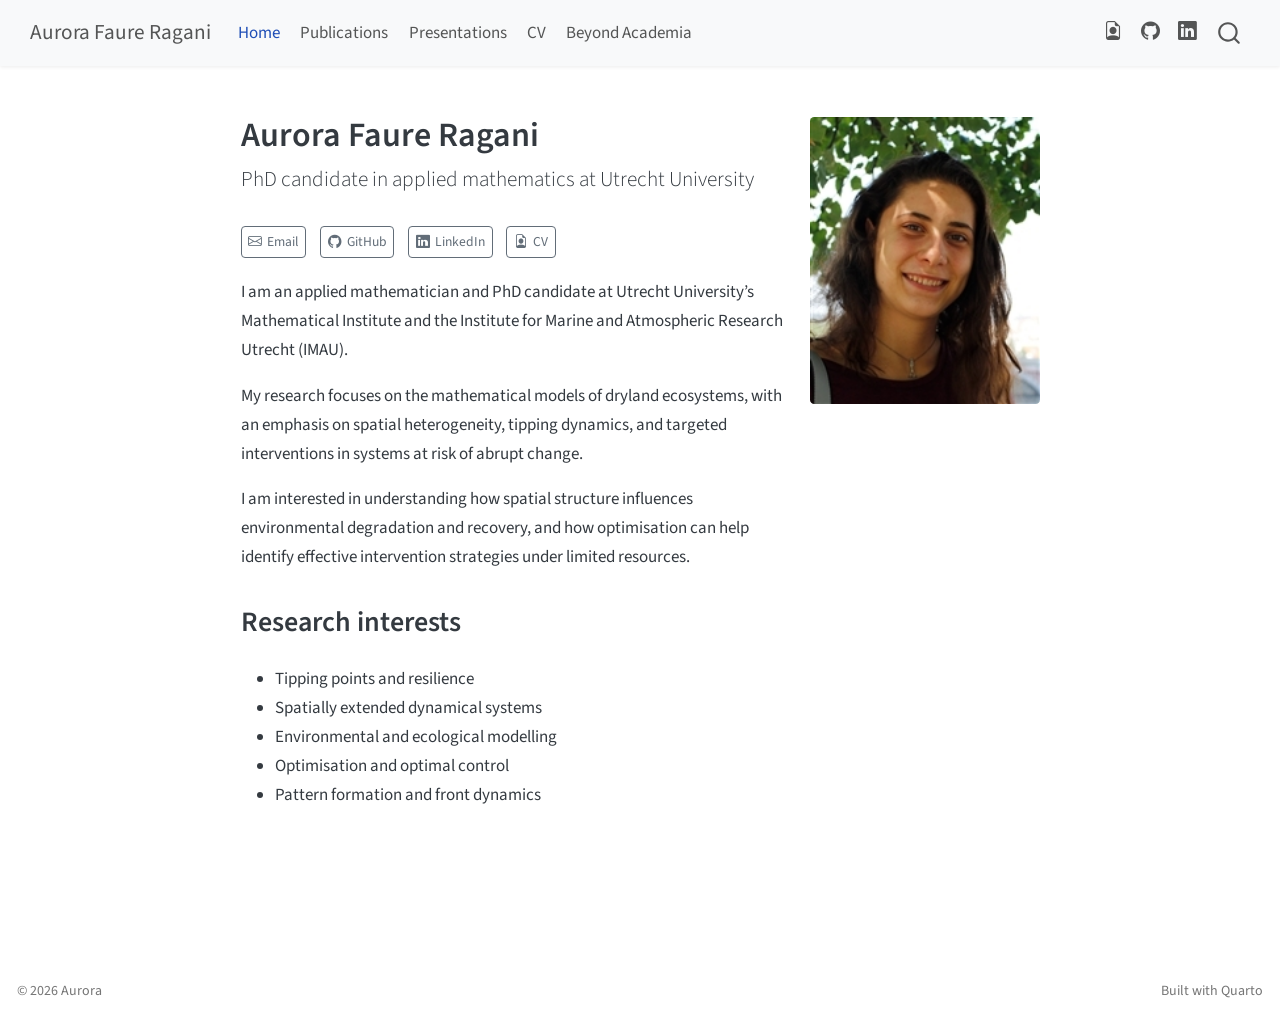
<file: index.html>
<!DOCTYPE html>
<html xmlns="http://www.w3.org/1999/xhtml" lang="en" xml:lang="en"><head>

<meta charset="utf-8">
<meta name="generator" content="quarto-1.9.38">

<meta name="viewport" content="width=device-width, initial-scale=1.0, user-scalable=yes">


<title>Aurora Faure Ragani</title>
<style>
/* Default styles provided by pandoc.
** See https://pandoc.org/MANUAL.html#variables-for-html for config info.
*/
code{white-space: pre-wrap;}
span.smallcaps{font-variant: small-caps;}
div.columns{display: flex; gap: min(4vw, 1.5em);}
div.column{flex: auto; overflow-x: auto;}
div.hanging-indent{margin-left: 1.5em; text-indent: -1.5em;}
ul.task-list{list-style: none;}
ul.task-list li input[type="checkbox"] {
  width: 0.8em;
  margin: 0 0.8em 0.2em -1em; /* quarto-specific, see https://github.com/quarto-dev/quarto-cli/issues/4556 */ 
  vertical-align: middle;
}
</style>


<script src="site_libs/quarto-nav/quarto-nav.js"></script>
<script src="site_libs/quarto-nav/headroom.min.js"></script>
<script src="site_libs/clipboard/clipboard.min.js"></script>
<script src="site_libs/quarto-search/autocomplete.umd.js"></script>
<script src="site_libs/quarto-search/fuse.min.js"></script>
<script src="site_libs/quarto-search/quarto-search.js"></script>
<meta name="quarto:offset" content="./">
<script src="site_libs/quarto-html/quarto.js" type="module"></script>
<script src="site_libs/quarto-html/tabsets/tabsets.js" type="module"></script>
<script src="site_libs/quarto-html/popper.min.js"></script>
<script src="site_libs/quarto-html/tippy.umd.min.js"></script>
<link href="site_libs/quarto-html/tippy.css" rel="stylesheet">
<link href="site_libs/quarto-html/quarto-syntax-highlighting-15634bcf2e68342d4ad2dfa704d543f6.css" rel="stylesheet" id="quarto-text-highlighting-styles">
<script src="site_libs/bootstrap/bootstrap.min.js"></script>
<link href="site_libs/bootstrap/bootstrap-icons.css" rel="stylesheet">
<link href="site_libs/bootstrap/bootstrap-a0f9fd0d421825b736dc1bbcbcba2219.min.css" rel="stylesheet" append-hash="true" id="quarto-bootstrap" data-mode="light">
<script id="quarto-search-options" type="application/json">{
  "location": "navbar",
  "copy-button": false,
  "collapse-after": 3,
  "panel-placement": "end",
  "type": "overlay",
  "limit": 50,
  "keyboard-shortcut": [
    "f",
    "/",
    "s"
  ],
  "show-item-context": false,
  "language": {
    "search-no-results-text": "No results",
    "search-matching-documents-text": "matching documents",
    "search-copy-link-title": "Copy link to search",
    "search-hide-matches-text": "Hide additional matches",
    "search-more-match-text": "more match in this document",
    "search-more-matches-text": "more matches in this document",
    "search-clear-button-title": "Clear",
    "search-text-placeholder": "",
    "search-detached-cancel-button-title": "Cancel",
    "search-submit-button-title": "Submit",
    "search-label": "Search"
  }
}</script>
<style>html{ scroll-behavior: smooth; }</style>


<link rel="stylesheet" href="styles.css">
</head>

<body class="nav-fixed fullcontent quarto-light">

<div id="quarto-search-results"></div>
  <header id="quarto-header" class="headroom fixed-top">
    <nav class="navbar navbar-expand-lg " data-bs-theme="dark">
      <div class="navbar-container container-fluid">
      <div class="navbar-brand-container mx-auto">
    <a class="navbar-brand" href="./index.html">
    <span class="navbar-title">Aurora Faure Ragani</span>
    </a>
  </div>
            <div id="quarto-search" class="" title="Search"></div>
          <button class="navbar-toggler" type="button" data-bs-toggle="collapse" data-bs-target="#navbarCollapse" aria-controls="navbarCollapse" role="menu" aria-expanded="false" aria-label="Toggle navigation" onclick="if (window.quartoToggleHeadroom) { window.quartoToggleHeadroom(); }">
  <span class="navbar-toggler-icon"></span>
</button>
          <div class="collapse navbar-collapse" id="navbarCollapse">
            <ul class="navbar-nav navbar-nav-scroll me-auto">
  <li class="nav-item">
    <a class="nav-link active" href="./index.html" aria-current="page"> 
<span class="menu-text">Home</span></a>
  </li>  
  <li class="nav-item">
    <a class="nav-link" href="./publications.html"> 
<span class="menu-text">Publications</span></a>
  </li>  
  <li class="nav-item">
    <a class="nav-link" href="./presentations.html"> 
<span class="menu-text">Presentations</span></a>
  </li>  
  <li class="nav-item">
    <a class="nav-link" href="./cv.html"> 
<span class="menu-text">CV</span></a>
  </li>  
  <li class="nav-item">
    <a class="nav-link" href="./beyond-academia.html"> 
<span class="menu-text">Beyond Academia</span></a>
  </li>  
</ul>
            <ul class="navbar-nav navbar-nav-scroll ms-auto">
  <li class="nav-item compact">
    <a class="nav-link" href="./files/cv.pdf"> <i class="bi bi-file-earmark-person" role="img" aria-label="CV">
</i> 
<span class="menu-text"></span></a>
  </li>  
  <li class="nav-item compact">
    <a class="nav-link" href="https://github.com/AuroraFaureRagani"> <i class="bi bi-github" role="img" aria-label="GitHub">
</i> 
<span class="menu-text"></span></a>
  </li>  
  <li class="nav-item compact">
    <a class="nav-link" href="https://www.linkedin.com/in/aurora-f-b29453156/"> <i class="bi bi-linkedin" role="img" aria-label="LinkedIn">
</i> 
<span class="menu-text"></span></a>
  </li>  
</ul>
          </div> <!-- /navcollapse -->
            <div class="quarto-navbar-tools">
</div>
      </div> <!-- /container-fluid -->
    </nav>
</header>
<!-- content -->
<div id="quarto-content" class="quarto-container page-columns page-rows-contents page-layout-article page-navbar">
<!-- sidebar -->
<!-- margin-sidebar -->
    
<!-- main -->
<div class="quarto-about-solana column-body">
  <div class="about-entity">
    <div class="entity-contents">
      <header id="title-block-header" class="quarto-title-block default">
<div class="quarto-title">
<h1 class="title">Aurora Faure Ragani</h1>
<p class="subtitle lead">PhD candidate in applied mathematics at Utrecht University</p>
</div>
<div class="quarto-title-meta">
  </div>
</header> <div class="about-links">
  <a href="mailto:a.faureragani@uu.nl" class="about-link" rel="" target="">
    <i class="bi bi-envelope"></i>
     <span class="about-link-text">Email</span>
  </a>
  <a href="https://github.com/AuroraFaureRagani" class="about-link" rel="" target="">
    <i class="bi bi-github"></i>
     <span class="about-link-text">GitHub</span>
  </a>
  <a href="https://www.linkedin.com/in/aurora-f-b29453156/" class="about-link" rel="" target="">
    <i class="bi bi-linkedin"></i>
     <span class="about-link-text">LinkedIn</span>
  </a>
  <a href="/files/cv.pdf" class="about-link" rel="" target="">
    <i class="bi bi-file-earmark-person"></i>
     <span class="about-link-text">CV</span>
  </a>
</div>
      <div class="about-contents"><main class="content" id="quarto-document-content">
<p>I am an applied mathematician and PhD candidate at Utrecht University’s Mathematical Institute and the Institute for Marine and Atmospheric Research Utrecht (IMAU).</p>
<p>My research focuses on the mathematical models of dryland ecosystems, with an emphasis on spatial heterogeneity, tipping dynamics, and targeted interventions in systems at risk of abrupt change.</p>
<p>I am interested in understanding how spatial structure influences environmental degradation and recovery, and how optimisation can help identify effective intervention strategies under limited resources.</p>
<section id="research-interests" class="level2">
<h2 data-anchor-id="research-interests">Research interests</h2>
<ul>
<li>Tipping points and resilience</li>
<li>Spatially extended dynamical systems</li>
<li>Environmental and ecological modelling</li>
<li>Optimisation and optimal control</li>
<li>Pattern formation and front dynamics</li>
</ul>


</section>
</main></div>
    </div>
    <img src="images/profile.jpg" class="about-image
  rounded " style="width: 18em;">
  </div>
</div>
 <!-- /main -->
<script id="quarto-html-after-body" type="application/javascript">
  window.document.addEventListener("DOMContentLoaded", function (event) {
    const isCodeAnnotation = (el) => {
      for (const clz of el.classList) {
        if (clz.startsWith('code-annotation-')) {                     
          return true;
        }
      }
      return false;
    }
    const onCopySuccess = function(e) {
      // button target
      const button = e.trigger;
      // don't keep focus
      button.blur();
      // flash "checked"
      button.classList.add('code-copy-button-checked');
      var currentTitle = button.getAttribute("title");
      button.setAttribute("title", "Copied!");
      let tooltip;
      if (window.bootstrap) {
        button.setAttribute("data-bs-toggle", "tooltip");
        button.setAttribute("data-bs-placement", "left");
        button.setAttribute("data-bs-title", "Copied!");
        tooltip = new bootstrap.Tooltip(button, 
          { trigger: "manual", 
            customClass: "code-copy-button-tooltip",
            offset: [0, -8]});
        tooltip.show();    
      }
      setTimeout(function() {
        if (tooltip) {
          tooltip.hide();
          button.removeAttribute("data-bs-title");
          button.removeAttribute("data-bs-toggle");
          button.removeAttribute("data-bs-placement");
        }
        button.setAttribute("title", currentTitle);
        button.classList.remove('code-copy-button-checked');
      }, 1000);
      // clear code selection
      e.clearSelection();
    }
    const getTextToCopy = function(trigger) {
      const outerScaffold = trigger.parentElement.cloneNode(true);
      const codeEl = outerScaffold.querySelector('code');
      for (const childEl of codeEl.children) {
        if (isCodeAnnotation(childEl)) {
          childEl.remove();
        }
      }
      return codeEl.innerText;
    }
    const clipboard = new window.ClipboardJS('.code-copy-button:not([data-in-quarto-modal])', {
      text: getTextToCopy
    });
    clipboard.on('success', onCopySuccess);
    if (window.document.getElementById('quarto-embedded-source-code-modal')) {
      const clipboardModal = new window.ClipboardJS('.code-copy-button[data-in-quarto-modal]', {
        text: getTextToCopy,
        container: window.document.getElementById('quarto-embedded-source-code-modal')
      });
      clipboardModal.on('success', onCopySuccess);
    }
      var localhostRegex = new RegExp(/^(?:http|https):\/\/localhost\:?[0-9]*\//);
      var mailtoRegex = new RegExp(/^mailto:/);
        var filterRegex = new RegExp("https:\/\/AuroraFaureRagani\.github\.io");
      var isInternal = (href) => {
          return filterRegex.test(href) || localhostRegex.test(href) || mailtoRegex.test(href);
      }
      // Inspect non-navigation links and adorn them if external
     var links = window.document.querySelectorAll('a[href]:not(.nav-link):not(.navbar-brand):not(.toc-action):not(.sidebar-link):not(.sidebar-item-toggle):not(.pagination-link):not(.no-external):not([aria-hidden]):not(.dropdown-item):not(.quarto-navigation-tool):not(.about-link)');
      for (var i=0; i<links.length; i++) {
        const link = links[i];
        if (!isInternal(link.href)) {
          // undo the damage that might have been done by quarto-nav.js in the case of
          // links that we want to consider external
          if (link.dataset.originalHref !== undefined) {
            link.href = link.dataset.originalHref;
          }
            // target, if specified
            link.setAttribute("target", "_blank");
            if (link.getAttribute("rel") === null) {
              link.setAttribute("rel", "noopener");
            }
            // default icon
            link.classList.add("external");
        }
      }
    function tippyHover(el, contentFn, onTriggerFn, onUntriggerFn) {
      const config = {
        allowHTML: true,
        maxWidth: 500,
        delay: 100,
        arrow: false,
        appendTo: function(el) {
            return el.parentElement;
        },
        interactive: true,
        interactiveBorder: 10,
        theme: 'quarto',
        placement: 'bottom-start',
      };
      if (contentFn) {
        config.content = contentFn;
      }
      if (onTriggerFn) {
        config.onTrigger = onTriggerFn;
      }
      if (onUntriggerFn) {
        config.onUntrigger = onUntriggerFn;
      }
      window.tippy(el, config); 
    }
    const noterefs = window.document.querySelectorAll('a[role="doc-noteref"]');
    for (var i=0; i<noterefs.length; i++) {
      const ref = noterefs[i];
      tippyHover(ref, function() {
        // use id or data attribute instead here
        let href = ref.getAttribute('data-footnote-href') || ref.getAttribute('href');
        try { href = new URL(href).hash; } catch {}
        const id = href.replace(/^#\/?/, "");
        const note = window.document.getElementById(id);
        if (note) {
          return note.innerHTML;
        } else {
          return "";
        }
      });
    }
    const xrefs = window.document.querySelectorAll('a.quarto-xref');
    const processXRef = (id, note) => {
      // Strip column container classes
      const stripColumnClz = (el) => {
        el.classList.remove("page-full", "page-columns");
        if (el.children) {
          for (const child of el.children) {
            stripColumnClz(child);
          }
        }
      }
      stripColumnClz(note)
      if (id === null || id.startsWith('sec-')) {
        // Special case sections, only their first couple elements
        const container = document.createElement("div");
        if (note.children && note.children.length > 2) {
          container.appendChild(note.children[0].cloneNode(true));
          for (let i = 1; i < note.children.length; i++) {
            const child = note.children[i];
            if (child.tagName === "P" && child.innerText === "") {
              continue;
            } else {
              container.appendChild(child.cloneNode(true));
              break;
            }
          }
          if (window.Quarto?.typesetMath) {
            window.Quarto.typesetMath(container);
          }
          return container.innerHTML
        } else {
          if (window.Quarto?.typesetMath) {
            window.Quarto.typesetMath(note);
          }
          return note.innerHTML;
        }
      } else {
        // Remove any anchor links if they are present
        const anchorLink = note.querySelector('a.anchorjs-link');
        if (anchorLink) {
          anchorLink.remove();
        }
        if (window.Quarto?.typesetMath) {
          window.Quarto.typesetMath(note);
        }
        if (note.classList.contains("callout")) {
          return note.outerHTML;
        } else {
          return note.innerHTML;
        }
      }
    }
    for (var i=0; i<xrefs.length; i++) {
      const xref = xrefs[i];
      tippyHover(xref, undefined, function(instance) {
        instance.disable();
        let url = xref.getAttribute('href');
        let hash = undefined; 
        if (url.startsWith('#')) {
          hash = url;
        } else {
          try { hash = new URL(url).hash; } catch {}
        }
        if (hash) {
          const id = hash.replace(/^#\/?/, "");
          const note = window.document.getElementById(id);
          if (note !== null) {
            try {
              const html = processXRef(id, note.cloneNode(true));
              instance.setContent(html);
            } finally {
              instance.enable();
              instance.show();
            }
          } else {
            // See if we can fetch this
            fetch(url.split('#')[0])
            .then(res => res.text())
            .then(html => {
              const parser = new DOMParser();
              const htmlDoc = parser.parseFromString(html, "text/html");
              const note = htmlDoc.getElementById(id);
              if (note !== null) {
                const html = processXRef(id, note);
                instance.setContent(html);
              } 
            }).finally(() => {
              instance.enable();
              instance.show();
            });
          }
        } else {
          // See if we can fetch a full url (with no hash to target)
          // This is a special case and we should probably do some content thinning / targeting
          fetch(url)
          .then(res => res.text())
          .then(html => {
            const parser = new DOMParser();
            const htmlDoc = parser.parseFromString(html, "text/html");
            const note = htmlDoc.querySelector('main.content');
            if (note !== null) {
              // This should only happen for chapter cross references
              // (since there is no id in the URL)
              // remove the first header
              if (note.children.length > 0 && note.children[0].tagName === "HEADER") {
                note.children[0].remove();
              }
              const html = processXRef(null, note);
              instance.setContent(html);
            } 
          }).finally(() => {
            instance.enable();
            instance.show();
          });
        }
      }, function(instance) {
      });
    }
        let selectedAnnoteEl;
        const selectorForAnnotation = ( cell, annotation) => {
          let cellAttr = 'data-code-cell="' + cell + '"';
          let lineAttr = 'data-code-annotation="' +  annotation + '"';
          const selector = 'span[' + cellAttr + '][' + lineAttr + ']';
          return selector;
        }
        const selectCodeLines = (annoteEl) => {
          const doc = window.document;
          const targetCell = annoteEl.getAttribute("data-target-cell");
          const targetAnnotation = annoteEl.getAttribute("data-target-annotation");
          const annoteSpan = window.document.querySelector(selectorForAnnotation(targetCell, targetAnnotation));
          const lines = annoteSpan.getAttribute("data-code-lines").split(",");
          const lineIds = lines.map((line) => {
            return targetCell + "-" + line;
          })
          let top = null;
          let height = null;
          let parent = null;
          if (lineIds.length > 0) {
              //compute the position of the single el (top and bottom and make a div)
              const el = window.document.getElementById(lineIds[0]);
              top = el.offsetTop;
              height = el.offsetHeight;
              parent = el.parentElement.parentElement;
            if (lineIds.length > 1) {
              const lastEl = window.document.getElementById(lineIds[lineIds.length - 1]);
              const bottom = lastEl.offsetTop + lastEl.offsetHeight;
              height = bottom - top;
            }
            if (top !== null && height !== null && parent !== null) {
              // cook up a div (if necessary) and position it 
              let div = window.document.getElementById("code-annotation-line-highlight");
              if (div === null) {
                div = window.document.createElement("div");
                div.setAttribute("id", "code-annotation-line-highlight");
                div.style.position = 'absolute';
                parent.appendChild(div);
              }
              div.style.top = top - 2 + "px";
              div.style.height = height + 4 + "px";
              div.style.left = 0;
              let gutterDiv = window.document.getElementById("code-annotation-line-highlight-gutter");
              if (gutterDiv === null) {
                gutterDiv = window.document.createElement("div");
                gutterDiv.setAttribute("id", "code-annotation-line-highlight-gutter");
                gutterDiv.style.position = 'absolute';
                const codeCell = window.document.getElementById(targetCell);
                const gutter = codeCell.querySelector('.code-annotation-gutter');
                gutter.appendChild(gutterDiv);
              }
              gutterDiv.style.top = top - 2 + "px";
              gutterDiv.style.height = height + 4 + "px";
            }
            selectedAnnoteEl = annoteEl;
          }
        };
        const unselectCodeLines = () => {
          const elementsIds = ["code-annotation-line-highlight", "code-annotation-line-highlight-gutter"];
          elementsIds.forEach((elId) => {
            const div = window.document.getElementById(elId);
            if (div) {
              div.remove();
            }
          });
          selectedAnnoteEl = undefined;
        };
          // Handle positioning of the toggle
      window.addEventListener(
        "resize",
        throttle(() => {
          elRect = undefined;
          if (selectedAnnoteEl) {
            selectCodeLines(selectedAnnoteEl);
          }
        }, 10)
      );
      function throttle(fn, ms) {
      let throttle = false;
      let timer;
        return (...args) => {
          if(!throttle) { // first call gets through
              fn.apply(this, args);
              throttle = true;
          } else { // all the others get throttled
              if(timer) clearTimeout(timer); // cancel #2
              timer = setTimeout(() => {
                fn.apply(this, args);
                timer = throttle = false;
              }, ms);
          }
        };
      }
        // Attach click handler to the DT
        const annoteDls = window.document.querySelectorAll('dt[data-target-cell]');
        for (const annoteDlNode of annoteDls) {
          annoteDlNode.addEventListener('click', (event) => {
            const clickedEl = event.target;
            if (clickedEl !== selectedAnnoteEl) {
              unselectCodeLines();
              const activeEl = window.document.querySelector('dt[data-target-cell].code-annotation-active');
              if (activeEl) {
                activeEl.classList.remove('code-annotation-active');
              }
              selectCodeLines(clickedEl);
              clickedEl.classList.add('code-annotation-active');
            } else {
              // Unselect the line
              unselectCodeLines();
              clickedEl.classList.remove('code-annotation-active');
            }
          });
        }
    const findCites = (el) => {
      const parentEl = el.parentElement;
      if (parentEl) {
        const cites = parentEl.dataset.cites;
        if (cites) {
          return {
            el,
            cites: cites.split(' ')
          };
        } else {
          return findCites(el.parentElement)
        }
      } else {
        return undefined;
      }
    };
    var bibliorefs = window.document.querySelectorAll('a[role="doc-biblioref"]');
    for (var i=0; i<bibliorefs.length; i++) {
      const ref = bibliorefs[i];
      const citeInfo = findCites(ref);
      if (citeInfo) {
        tippyHover(citeInfo.el, function() {
          var popup = window.document.createElement('div');
          citeInfo.cites.forEach(function(cite) {
            var citeDiv = window.document.createElement('div');
            citeDiv.classList.add('hanging-indent');
            citeDiv.classList.add('csl-entry');
            var biblioDiv = window.document.getElementById('ref-' + cite);
            if (biblioDiv) {
              citeDiv.innerHTML = biblioDiv.innerHTML;
            }
            popup.appendChild(citeDiv);
          });
          return popup.innerHTML;
        });
      }
    }
  });
  </script>
</div> <!-- /content -->
<footer class="footer">
  <div class="nav-footer">
    <div class="nav-footer-left">
<p>© 2026 Aurora</p>
</div>   
    <div class="nav-footer-center">
      &nbsp;
    </div>
    <div class="nav-footer-right">
<p>Built with Quarto</p>
</div>
  </div>
</footer>




<script src="site_libs/quarto-html/zenscroll-min.js"></script>
</body></html>
</file>
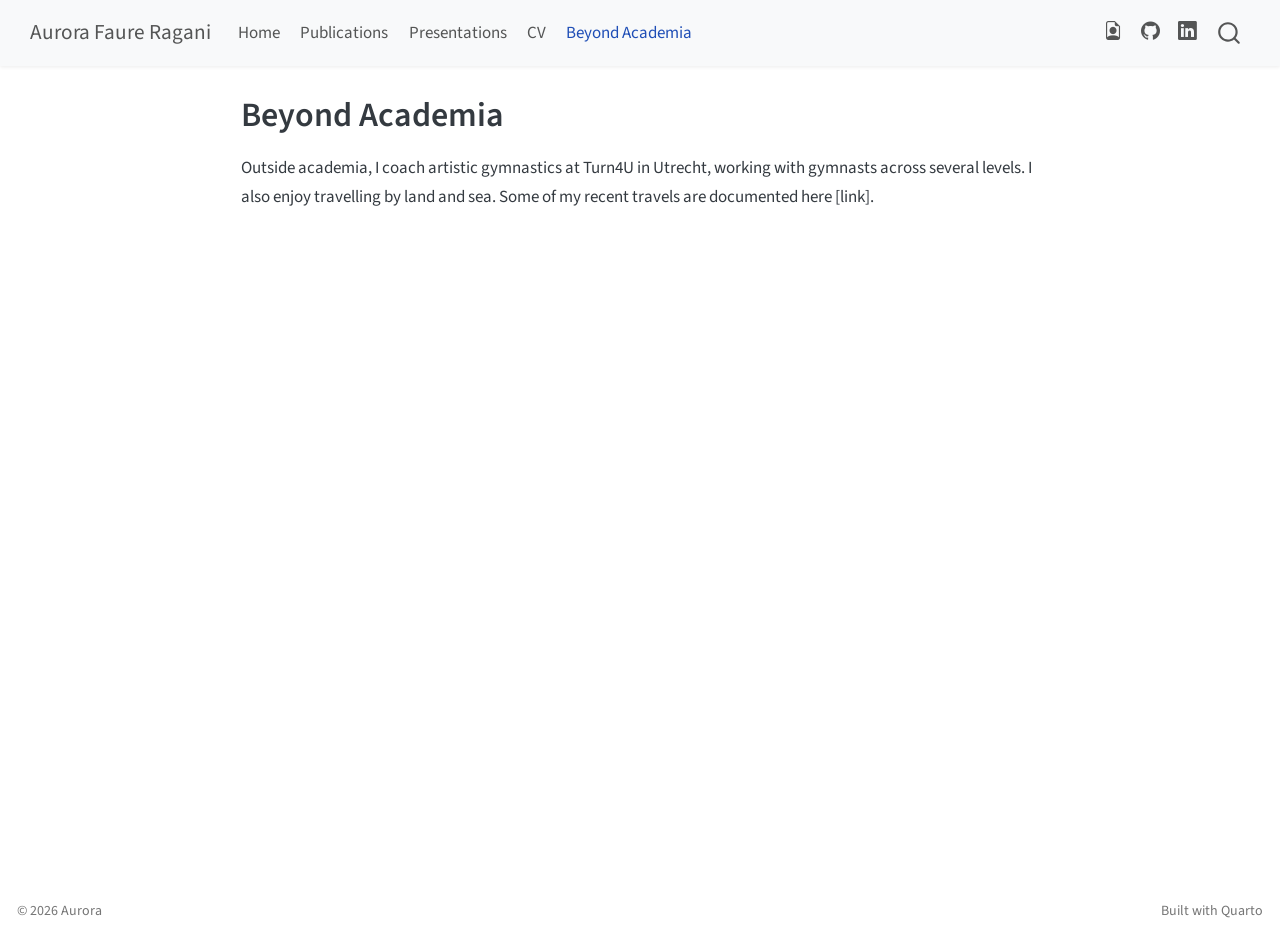
<file: beyond-academia.html>
<!DOCTYPE html>
<html xmlns="http://www.w3.org/1999/xhtml" lang="en" xml:lang="en"><head>

<meta charset="utf-8">
<meta name="generator" content="quarto-1.9.38">

<meta name="viewport" content="width=device-width, initial-scale=1.0, user-scalable=yes">


<title>Beyond Academia – Aurora Faure Ragani</title>
<style>
/* Default styles provided by pandoc.
** See https://pandoc.org/MANUAL.html#variables-for-html for config info.
*/
code{white-space: pre-wrap;}
span.smallcaps{font-variant: small-caps;}
div.columns{display: flex; gap: min(4vw, 1.5em);}
div.column{flex: auto; overflow-x: auto;}
div.hanging-indent{margin-left: 1.5em; text-indent: -1.5em;}
ul.task-list{list-style: none;}
ul.task-list li input[type="checkbox"] {
  width: 0.8em;
  margin: 0 0.8em 0.2em -1em; /* quarto-specific, see https://github.com/quarto-dev/quarto-cli/issues/4556 */ 
  vertical-align: middle;
}
</style>


<script src="site_libs/quarto-nav/quarto-nav.js"></script>
<script src="site_libs/quarto-nav/headroom.min.js"></script>
<script src="site_libs/clipboard/clipboard.min.js"></script>
<script src="site_libs/quarto-search/autocomplete.umd.js"></script>
<script src="site_libs/quarto-search/fuse.min.js"></script>
<script src="site_libs/quarto-search/quarto-search.js"></script>
<meta name="quarto:offset" content="./">
<script src="site_libs/quarto-html/quarto.js" type="module"></script>
<script src="site_libs/quarto-html/tabsets/tabsets.js" type="module"></script>
<script src="site_libs/quarto-html/popper.min.js"></script>
<script src="site_libs/quarto-html/tippy.umd.min.js"></script>
<script src="site_libs/quarto-html/anchor.min.js"></script>
<link href="site_libs/quarto-html/tippy.css" rel="stylesheet">
<link href="site_libs/quarto-html/quarto-syntax-highlighting-15634bcf2e68342d4ad2dfa704d543f6.css" rel="stylesheet" id="quarto-text-highlighting-styles">
<script src="site_libs/bootstrap/bootstrap.min.js"></script>
<link href="site_libs/bootstrap/bootstrap-icons.css" rel="stylesheet">
<link href="site_libs/bootstrap/bootstrap-a0f9fd0d421825b736dc1bbcbcba2219.min.css" rel="stylesheet" append-hash="true" id="quarto-bootstrap" data-mode="light">
<script id="quarto-search-options" type="application/json">{
  "location": "navbar",
  "copy-button": false,
  "collapse-after": 3,
  "panel-placement": "end",
  "type": "overlay",
  "limit": 50,
  "keyboard-shortcut": [
    "f",
    "/",
    "s"
  ],
  "show-item-context": false,
  "language": {
    "search-no-results-text": "No results",
    "search-matching-documents-text": "matching documents",
    "search-copy-link-title": "Copy link to search",
    "search-hide-matches-text": "Hide additional matches",
    "search-more-match-text": "more match in this document",
    "search-more-matches-text": "more matches in this document",
    "search-clear-button-title": "Clear",
    "search-text-placeholder": "",
    "search-detached-cancel-button-title": "Cancel",
    "search-submit-button-title": "Submit",
    "search-label": "Search"
  }
}</script>
<style>html{ scroll-behavior: smooth; }</style>


<link rel="stylesheet" href="styles.css">
</head>

<body class="nav-fixed fullcontent quarto-light">

<div id="quarto-search-results"></div>
  <header id="quarto-header" class="headroom fixed-top">
    <nav class="navbar navbar-expand-lg " data-bs-theme="dark">
      <div class="navbar-container container-fluid">
      <div class="navbar-brand-container mx-auto">
    <a class="navbar-brand" href="./index.html">
    <span class="navbar-title">Aurora Faure Ragani</span>
    </a>
  </div>
            <div id="quarto-search" class="" title="Search"></div>
          <button class="navbar-toggler" type="button" data-bs-toggle="collapse" data-bs-target="#navbarCollapse" aria-controls="navbarCollapse" role="menu" aria-expanded="false" aria-label="Toggle navigation" onclick="if (window.quartoToggleHeadroom) { window.quartoToggleHeadroom(); }">
  <span class="navbar-toggler-icon"></span>
</button>
          <div class="collapse navbar-collapse" id="navbarCollapse">
            <ul class="navbar-nav navbar-nav-scroll me-auto">
  <li class="nav-item">
    <a class="nav-link" href="./index.html"> 
<span class="menu-text">Home</span></a>
  </li>  
  <li class="nav-item">
    <a class="nav-link" href="./publications.html"> 
<span class="menu-text">Publications</span></a>
  </li>  
  <li class="nav-item">
    <a class="nav-link" href="./presentations.html"> 
<span class="menu-text">Presentations</span></a>
  </li>  
  <li class="nav-item">
    <a class="nav-link" href="./cv.html"> 
<span class="menu-text">CV</span></a>
  </li>  
  <li class="nav-item">
    <a class="nav-link active" href="./beyond-academia.html" aria-current="page"> 
<span class="menu-text">Beyond Academia</span></a>
  </li>  
</ul>
            <ul class="navbar-nav navbar-nav-scroll ms-auto">
  <li class="nav-item compact">
    <a class="nav-link" href="./files/cv.pdf"> <i class="bi bi-file-earmark-person" role="img" aria-label="CV">
</i> 
<span class="menu-text"></span></a>
  </li>  
  <li class="nav-item compact">
    <a class="nav-link" href="https://github.com/AuroraFaureRagani"> <i class="bi bi-github" role="img" aria-label="GitHub">
</i> 
<span class="menu-text"></span></a>
  </li>  
  <li class="nav-item compact">
    <a class="nav-link" href="https://www.linkedin.com/in/aurora-f-b29453156/"> <i class="bi bi-linkedin" role="img" aria-label="LinkedIn">
</i> 
<span class="menu-text"></span></a>
  </li>  
</ul>
          </div> <!-- /navcollapse -->
            <div class="quarto-navbar-tools">
</div>
      </div> <!-- /container-fluid -->
    </nav>
</header>
<!-- content -->
<div id="quarto-content" class="quarto-container page-columns page-rows-contents page-layout-article page-navbar">
<!-- sidebar -->
<!-- margin-sidebar -->
    
<!-- main -->
<main class="content" id="quarto-document-content">

<header id="title-block-header" class="quarto-title-block default">
<div class="quarto-title">
<h1 class="title">Beyond Academia</h1>
</div>



<div class="quarto-title-meta">

    
  
    
  </div>
  


</header>


<p>Outside academia, I coach artistic gymnastics at Turn4U in Utrecht, working with gymnasts across several levels. I also enjoy travelling by land and sea. Some of my recent travels are documented here [link].</p>



</main> <!-- /main -->
<script id="quarto-html-after-body" type="application/javascript">
  window.document.addEventListener("DOMContentLoaded", function (event) {
    const icon = "";
    const anchorJS = new window.AnchorJS();
    anchorJS.options = {
      placement: 'right',
      icon: icon
    };
    anchorJS.add('.anchored');
    const isCodeAnnotation = (el) => {
      for (const clz of el.classList) {
        if (clz.startsWith('code-annotation-')) {                     
          return true;
        }
      }
      return false;
    }
    const onCopySuccess = function(e) {
      // button target
      const button = e.trigger;
      // don't keep focus
      button.blur();
      // flash "checked"
      button.classList.add('code-copy-button-checked');
      var currentTitle = button.getAttribute("title");
      button.setAttribute("title", "Copied!");
      let tooltip;
      if (window.bootstrap) {
        button.setAttribute("data-bs-toggle", "tooltip");
        button.setAttribute("data-bs-placement", "left");
        button.setAttribute("data-bs-title", "Copied!");
        tooltip = new bootstrap.Tooltip(button, 
          { trigger: "manual", 
            customClass: "code-copy-button-tooltip",
            offset: [0, -8]});
        tooltip.show();    
      }
      setTimeout(function() {
        if (tooltip) {
          tooltip.hide();
          button.removeAttribute("data-bs-title");
          button.removeAttribute("data-bs-toggle");
          button.removeAttribute("data-bs-placement");
        }
        button.setAttribute("title", currentTitle);
        button.classList.remove('code-copy-button-checked');
      }, 1000);
      // clear code selection
      e.clearSelection();
    }
    const getTextToCopy = function(trigger) {
      const outerScaffold = trigger.parentElement.cloneNode(true);
      const codeEl = outerScaffold.querySelector('code');
      for (const childEl of codeEl.children) {
        if (isCodeAnnotation(childEl)) {
          childEl.remove();
        }
      }
      return codeEl.innerText;
    }
    const clipboard = new window.ClipboardJS('.code-copy-button:not([data-in-quarto-modal])', {
      text: getTextToCopy
    });
    clipboard.on('success', onCopySuccess);
    if (window.document.getElementById('quarto-embedded-source-code-modal')) {
      const clipboardModal = new window.ClipboardJS('.code-copy-button[data-in-quarto-modal]', {
        text: getTextToCopy,
        container: window.document.getElementById('quarto-embedded-source-code-modal')
      });
      clipboardModal.on('success', onCopySuccess);
    }
      var localhostRegex = new RegExp(/^(?:http|https):\/\/localhost\:?[0-9]*\//);
      var mailtoRegex = new RegExp(/^mailto:/);
        var filterRegex = new RegExp("https:\/\/AuroraFaureRagani\.github\.io");
      var isInternal = (href) => {
          return filterRegex.test(href) || localhostRegex.test(href) || mailtoRegex.test(href);
      }
      // Inspect non-navigation links and adorn them if external
     var links = window.document.querySelectorAll('a[href]:not(.nav-link):not(.navbar-brand):not(.toc-action):not(.sidebar-link):not(.sidebar-item-toggle):not(.pagination-link):not(.no-external):not([aria-hidden]):not(.dropdown-item):not(.quarto-navigation-tool):not(.about-link)');
      for (var i=0; i<links.length; i++) {
        const link = links[i];
        if (!isInternal(link.href)) {
          // undo the damage that might have been done by quarto-nav.js in the case of
          // links that we want to consider external
          if (link.dataset.originalHref !== undefined) {
            link.href = link.dataset.originalHref;
          }
            // target, if specified
            link.setAttribute("target", "_blank");
            if (link.getAttribute("rel") === null) {
              link.setAttribute("rel", "noopener");
            }
            // default icon
            link.classList.add("external");
        }
      }
    function tippyHover(el, contentFn, onTriggerFn, onUntriggerFn) {
      const config = {
        allowHTML: true,
        maxWidth: 500,
        delay: 100,
        arrow: false,
        appendTo: function(el) {
            return el.parentElement;
        },
        interactive: true,
        interactiveBorder: 10,
        theme: 'quarto',
        placement: 'bottom-start',
      };
      if (contentFn) {
        config.content = contentFn;
      }
      if (onTriggerFn) {
        config.onTrigger = onTriggerFn;
      }
      if (onUntriggerFn) {
        config.onUntrigger = onUntriggerFn;
      }
      window.tippy(el, config); 
    }
    const noterefs = window.document.querySelectorAll('a[role="doc-noteref"]');
    for (var i=0; i<noterefs.length; i++) {
      const ref = noterefs[i];
      tippyHover(ref, function() {
        // use id or data attribute instead here
        let href = ref.getAttribute('data-footnote-href') || ref.getAttribute('href');
        try { href = new URL(href).hash; } catch {}
        const id = href.replace(/^#\/?/, "");
        const note = window.document.getElementById(id);
        if (note) {
          return note.innerHTML;
        } else {
          return "";
        }
      });
    }
    const xrefs = window.document.querySelectorAll('a.quarto-xref');
    const processXRef = (id, note) => {
      // Strip column container classes
      const stripColumnClz = (el) => {
        el.classList.remove("page-full", "page-columns");
        if (el.children) {
          for (const child of el.children) {
            stripColumnClz(child);
          }
        }
      }
      stripColumnClz(note)
      if (id === null || id.startsWith('sec-')) {
        // Special case sections, only their first couple elements
        const container = document.createElement("div");
        if (note.children && note.children.length > 2) {
          container.appendChild(note.children[0].cloneNode(true));
          for (let i = 1; i < note.children.length; i++) {
            const child = note.children[i];
            if (child.tagName === "P" && child.innerText === "") {
              continue;
            } else {
              container.appendChild(child.cloneNode(true));
              break;
            }
          }
          if (window.Quarto?.typesetMath) {
            window.Quarto.typesetMath(container);
          }
          return container.innerHTML
        } else {
          if (window.Quarto?.typesetMath) {
            window.Quarto.typesetMath(note);
          }
          return note.innerHTML;
        }
      } else {
        // Remove any anchor links if they are present
        const anchorLink = note.querySelector('a.anchorjs-link');
        if (anchorLink) {
          anchorLink.remove();
        }
        if (window.Quarto?.typesetMath) {
          window.Quarto.typesetMath(note);
        }
        if (note.classList.contains("callout")) {
          return note.outerHTML;
        } else {
          return note.innerHTML;
        }
      }
    }
    for (var i=0; i<xrefs.length; i++) {
      const xref = xrefs[i];
      tippyHover(xref, undefined, function(instance) {
        instance.disable();
        let url = xref.getAttribute('href');
        let hash = undefined; 
        if (url.startsWith('#')) {
          hash = url;
        } else {
          try { hash = new URL(url).hash; } catch {}
        }
        if (hash) {
          const id = hash.replace(/^#\/?/, "");
          const note = window.document.getElementById(id);
          if (note !== null) {
            try {
              const html = processXRef(id, note.cloneNode(true));
              instance.setContent(html);
            } finally {
              instance.enable();
              instance.show();
            }
          } else {
            // See if we can fetch this
            fetch(url.split('#')[0])
            .then(res => res.text())
            .then(html => {
              const parser = new DOMParser();
              const htmlDoc = parser.parseFromString(html, "text/html");
              const note = htmlDoc.getElementById(id);
              if (note !== null) {
                const html = processXRef(id, note);
                instance.setContent(html);
              } 
            }).finally(() => {
              instance.enable();
              instance.show();
            });
          }
        } else {
          // See if we can fetch a full url (with no hash to target)
          // This is a special case and we should probably do some content thinning / targeting
          fetch(url)
          .then(res => res.text())
          .then(html => {
            const parser = new DOMParser();
            const htmlDoc = parser.parseFromString(html, "text/html");
            const note = htmlDoc.querySelector('main.content');
            if (note !== null) {
              // This should only happen for chapter cross references
              // (since there is no id in the URL)
              // remove the first header
              if (note.children.length > 0 && note.children[0].tagName === "HEADER") {
                note.children[0].remove();
              }
              const html = processXRef(null, note);
              instance.setContent(html);
            } 
          }).finally(() => {
            instance.enable();
            instance.show();
          });
        }
      }, function(instance) {
      });
    }
        let selectedAnnoteEl;
        const selectorForAnnotation = ( cell, annotation) => {
          let cellAttr = 'data-code-cell="' + cell + '"';
          let lineAttr = 'data-code-annotation="' +  annotation + '"';
          const selector = 'span[' + cellAttr + '][' + lineAttr + ']';
          return selector;
        }
        const selectCodeLines = (annoteEl) => {
          const doc = window.document;
          const targetCell = annoteEl.getAttribute("data-target-cell");
          const targetAnnotation = annoteEl.getAttribute("data-target-annotation");
          const annoteSpan = window.document.querySelector(selectorForAnnotation(targetCell, targetAnnotation));
          const lines = annoteSpan.getAttribute("data-code-lines").split(",");
          const lineIds = lines.map((line) => {
            return targetCell + "-" + line;
          })
          let top = null;
          let height = null;
          let parent = null;
          if (lineIds.length > 0) {
              //compute the position of the single el (top and bottom and make a div)
              const el = window.document.getElementById(lineIds[0]);
              top = el.offsetTop;
              height = el.offsetHeight;
              parent = el.parentElement.parentElement;
            if (lineIds.length > 1) {
              const lastEl = window.document.getElementById(lineIds[lineIds.length - 1]);
              const bottom = lastEl.offsetTop + lastEl.offsetHeight;
              height = bottom - top;
            }
            if (top !== null && height !== null && parent !== null) {
              // cook up a div (if necessary) and position it 
              let div = window.document.getElementById("code-annotation-line-highlight");
              if (div === null) {
                div = window.document.createElement("div");
                div.setAttribute("id", "code-annotation-line-highlight");
                div.style.position = 'absolute';
                parent.appendChild(div);
              }
              div.style.top = top - 2 + "px";
              div.style.height = height + 4 + "px";
              div.style.left = 0;
              let gutterDiv = window.document.getElementById("code-annotation-line-highlight-gutter");
              if (gutterDiv === null) {
                gutterDiv = window.document.createElement("div");
                gutterDiv.setAttribute("id", "code-annotation-line-highlight-gutter");
                gutterDiv.style.position = 'absolute';
                const codeCell = window.document.getElementById(targetCell);
                const gutter = codeCell.querySelector('.code-annotation-gutter');
                gutter.appendChild(gutterDiv);
              }
              gutterDiv.style.top = top - 2 + "px";
              gutterDiv.style.height = height + 4 + "px";
            }
            selectedAnnoteEl = annoteEl;
          }
        };
        const unselectCodeLines = () => {
          const elementsIds = ["code-annotation-line-highlight", "code-annotation-line-highlight-gutter"];
          elementsIds.forEach((elId) => {
            const div = window.document.getElementById(elId);
            if (div) {
              div.remove();
            }
          });
          selectedAnnoteEl = undefined;
        };
          // Handle positioning of the toggle
      window.addEventListener(
        "resize",
        throttle(() => {
          elRect = undefined;
          if (selectedAnnoteEl) {
            selectCodeLines(selectedAnnoteEl);
          }
        }, 10)
      );
      function throttle(fn, ms) {
      let throttle = false;
      let timer;
        return (...args) => {
          if(!throttle) { // first call gets through
              fn.apply(this, args);
              throttle = true;
          } else { // all the others get throttled
              if(timer) clearTimeout(timer); // cancel #2
              timer = setTimeout(() => {
                fn.apply(this, args);
                timer = throttle = false;
              }, ms);
          }
        };
      }
        // Attach click handler to the DT
        const annoteDls = window.document.querySelectorAll('dt[data-target-cell]');
        for (const annoteDlNode of annoteDls) {
          annoteDlNode.addEventListener('click', (event) => {
            const clickedEl = event.target;
            if (clickedEl !== selectedAnnoteEl) {
              unselectCodeLines();
              const activeEl = window.document.querySelector('dt[data-target-cell].code-annotation-active');
              if (activeEl) {
                activeEl.classList.remove('code-annotation-active');
              }
              selectCodeLines(clickedEl);
              clickedEl.classList.add('code-annotation-active');
            } else {
              // Unselect the line
              unselectCodeLines();
              clickedEl.classList.remove('code-annotation-active');
            }
          });
        }
    const findCites = (el) => {
      const parentEl = el.parentElement;
      if (parentEl) {
        const cites = parentEl.dataset.cites;
        if (cites) {
          return {
            el,
            cites: cites.split(' ')
          };
        } else {
          return findCites(el.parentElement)
        }
      } else {
        return undefined;
      }
    };
    var bibliorefs = window.document.querySelectorAll('a[role="doc-biblioref"]');
    for (var i=0; i<bibliorefs.length; i++) {
      const ref = bibliorefs[i];
      const citeInfo = findCites(ref);
      if (citeInfo) {
        tippyHover(citeInfo.el, function() {
          var popup = window.document.createElement('div');
          citeInfo.cites.forEach(function(cite) {
            var citeDiv = window.document.createElement('div');
            citeDiv.classList.add('hanging-indent');
            citeDiv.classList.add('csl-entry');
            var biblioDiv = window.document.getElementById('ref-' + cite);
            if (biblioDiv) {
              citeDiv.innerHTML = biblioDiv.innerHTML;
            }
            popup.appendChild(citeDiv);
          });
          return popup.innerHTML;
        });
      }
    }
  });
  </script>
</div> <!-- /content -->
<footer class="footer">
  <div class="nav-footer">
    <div class="nav-footer-left">
<p>© 2026 Aurora</p>
</div>   
    <div class="nav-footer-center">
      &nbsp;
    </div>
    <div class="nav-footer-right">
<p>Built with Quarto</p>
</div>
  </div>
</footer>




<script src="site_libs/quarto-html/zenscroll-min.js"></script>
</body></html>
</file>
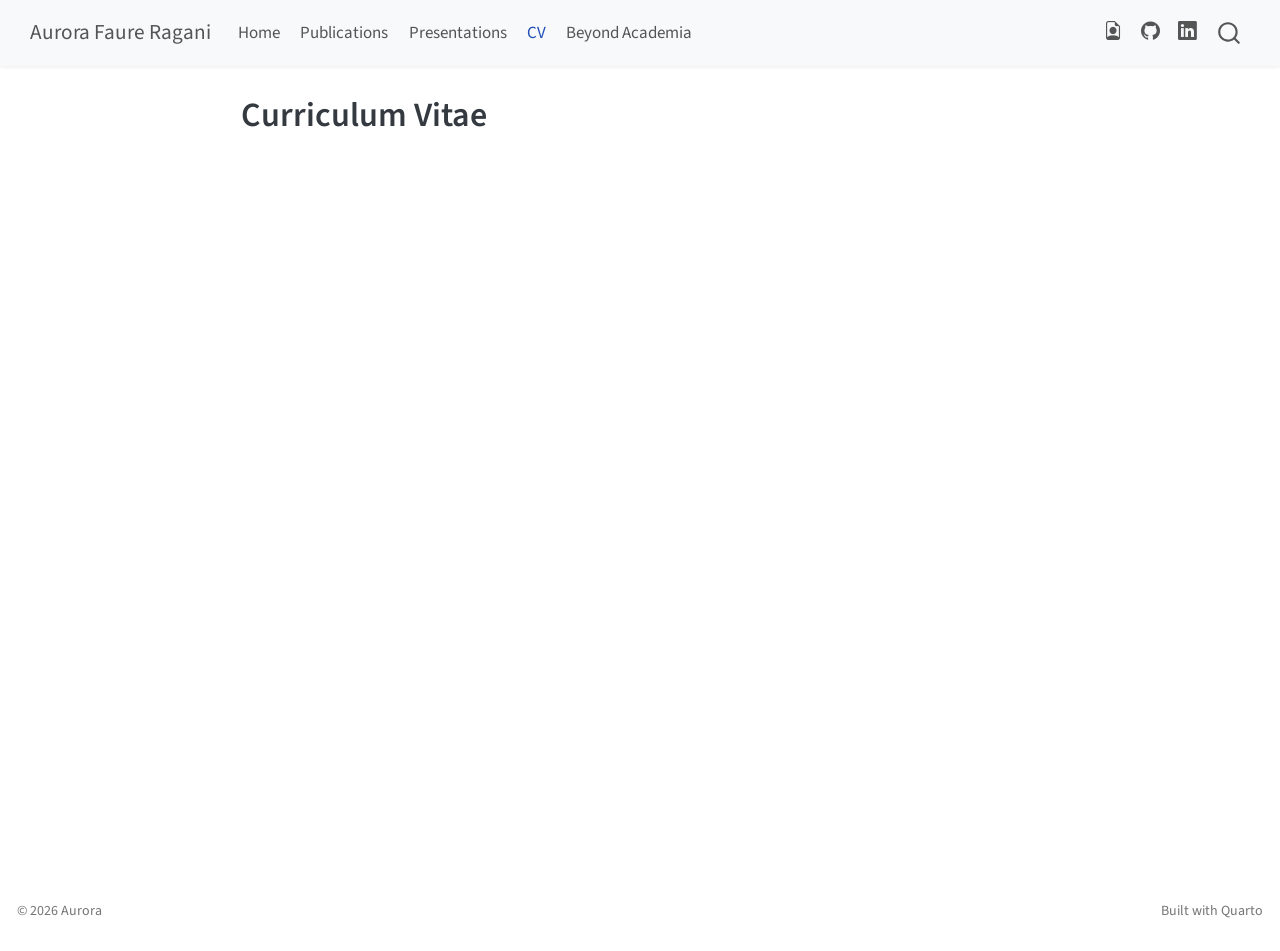
<file: cv.html>
<!DOCTYPE html>
<html xmlns="http://www.w3.org/1999/xhtml" lang="en" xml:lang="en"><head>

<meta charset="utf-8">
<meta name="generator" content="quarto-1.9.38">

<meta name="viewport" content="width=device-width, initial-scale=1.0, user-scalable=yes">


<title>Curriculum Vitae – Aurora Faure Ragani</title>
<style>
/* Default styles provided by pandoc.
** See https://pandoc.org/MANUAL.html#variables-for-html for config info.
*/
code{white-space: pre-wrap;}
span.smallcaps{font-variant: small-caps;}
div.columns{display: flex; gap: min(4vw, 1.5em);}
div.column{flex: auto; overflow-x: auto;}
div.hanging-indent{margin-left: 1.5em; text-indent: -1.5em;}
ul.task-list{list-style: none;}
ul.task-list li input[type="checkbox"] {
  width: 0.8em;
  margin: 0 0.8em 0.2em -1em; /* quarto-specific, see https://github.com/quarto-dev/quarto-cli/issues/4556 */ 
  vertical-align: middle;
}
</style>


<script src="site_libs/quarto-nav/quarto-nav.js"></script>
<script src="site_libs/quarto-nav/headroom.min.js"></script>
<script src="site_libs/clipboard/clipboard.min.js"></script>
<script src="site_libs/quarto-search/autocomplete.umd.js"></script>
<script src="site_libs/quarto-search/fuse.min.js"></script>
<script src="site_libs/quarto-search/quarto-search.js"></script>
<meta name="quarto:offset" content="./">
<script src="site_libs/quarto-html/quarto.js" type="module"></script>
<script src="site_libs/quarto-html/tabsets/tabsets.js" type="module"></script>
<script src="site_libs/quarto-html/popper.min.js"></script>
<script src="site_libs/quarto-html/tippy.umd.min.js"></script>
<script src="site_libs/quarto-html/anchor.min.js"></script>
<link href="site_libs/quarto-html/tippy.css" rel="stylesheet">
<link href="site_libs/quarto-html/quarto-syntax-highlighting-15634bcf2e68342d4ad2dfa704d543f6.css" rel="stylesheet" id="quarto-text-highlighting-styles">
<script src="site_libs/bootstrap/bootstrap.min.js"></script>
<link href="site_libs/bootstrap/bootstrap-icons.css" rel="stylesheet">
<link href="site_libs/bootstrap/bootstrap-a0f9fd0d421825b736dc1bbcbcba2219.min.css" rel="stylesheet" append-hash="true" id="quarto-bootstrap" data-mode="light">
<script id="quarto-search-options" type="application/json">{
  "location": "navbar",
  "copy-button": false,
  "collapse-after": 3,
  "panel-placement": "end",
  "type": "overlay",
  "limit": 50,
  "keyboard-shortcut": [
    "f",
    "/",
    "s"
  ],
  "show-item-context": false,
  "language": {
    "search-no-results-text": "No results",
    "search-matching-documents-text": "matching documents",
    "search-copy-link-title": "Copy link to search",
    "search-hide-matches-text": "Hide additional matches",
    "search-more-match-text": "more match in this document",
    "search-more-matches-text": "more matches in this document",
    "search-clear-button-title": "Clear",
    "search-text-placeholder": "",
    "search-detached-cancel-button-title": "Cancel",
    "search-submit-button-title": "Submit",
    "search-label": "Search"
  }
}</script>
<style>html{ scroll-behavior: smooth; }</style>


<link rel="stylesheet" href="styles.css">
</head>

<body class="nav-fixed fullcontent quarto-light">

<div id="quarto-search-results"></div>
  <header id="quarto-header" class="headroom fixed-top">
    <nav class="navbar navbar-expand-lg " data-bs-theme="dark">
      <div class="navbar-container container-fluid">
      <div class="navbar-brand-container mx-auto">
    <a class="navbar-brand" href="./index.html">
    <span class="navbar-title">Aurora Faure Ragani</span>
    </a>
  </div>
            <div id="quarto-search" class="" title="Search"></div>
          <button class="navbar-toggler" type="button" data-bs-toggle="collapse" data-bs-target="#navbarCollapse" aria-controls="navbarCollapse" role="menu" aria-expanded="false" aria-label="Toggle navigation" onclick="if (window.quartoToggleHeadroom) { window.quartoToggleHeadroom(); }">
  <span class="navbar-toggler-icon"></span>
</button>
          <div class="collapse navbar-collapse" id="navbarCollapse">
            <ul class="navbar-nav navbar-nav-scroll me-auto">
  <li class="nav-item">
    <a class="nav-link" href="./index.html"> 
<span class="menu-text">Home</span></a>
  </li>  
  <li class="nav-item">
    <a class="nav-link" href="./publications.html"> 
<span class="menu-text">Publications</span></a>
  </li>  
  <li class="nav-item">
    <a class="nav-link" href="./presentations.html"> 
<span class="menu-text">Presentations</span></a>
  </li>  
  <li class="nav-item">
    <a class="nav-link active" href="./cv.html" aria-current="page"> 
<span class="menu-text">CV</span></a>
  </li>  
  <li class="nav-item">
    <a class="nav-link" href="./beyond-academia.html"> 
<span class="menu-text">Beyond Academia</span></a>
  </li>  
</ul>
            <ul class="navbar-nav navbar-nav-scroll ms-auto">
  <li class="nav-item compact">
    <a class="nav-link" href="./files/cv.pdf"> <i class="bi bi-file-earmark-person" role="img" aria-label="CV">
</i> 
<span class="menu-text"></span></a>
  </li>  
  <li class="nav-item compact">
    <a class="nav-link" href="https://github.com/AuroraFaureRagani"> <i class="bi bi-github" role="img" aria-label="GitHub">
</i> 
<span class="menu-text"></span></a>
  </li>  
  <li class="nav-item compact">
    <a class="nav-link" href="https://www.linkedin.com/in/aurora-f-b29453156/"> <i class="bi bi-linkedin" role="img" aria-label="LinkedIn">
</i> 
<span class="menu-text"></span></a>
  </li>  
</ul>
          </div> <!-- /navcollapse -->
            <div class="quarto-navbar-tools">
</div>
      </div> <!-- /container-fluid -->
    </nav>
</header>
<!-- content -->
<div id="quarto-content" class="quarto-container page-columns page-rows-contents page-layout-article page-navbar">
<!-- sidebar -->
<!-- margin-sidebar -->
    
<!-- main -->
<main class="content" id="quarto-document-content">

<header id="title-block-header" class="quarto-title-block default">
<div class="quarto-title">
<h1 class="title">Curriculum Vitae</h1>
</div>



<div class="quarto-title-meta">

    
  
    
  </div>
  


</header>





</main> <!-- /main -->
<script id="quarto-html-after-body" type="application/javascript">
  window.document.addEventListener("DOMContentLoaded", function (event) {
    const icon = "";
    const anchorJS = new window.AnchorJS();
    anchorJS.options = {
      placement: 'right',
      icon: icon
    };
    anchorJS.add('.anchored');
    const isCodeAnnotation = (el) => {
      for (const clz of el.classList) {
        if (clz.startsWith('code-annotation-')) {                     
          return true;
        }
      }
      return false;
    }
    const onCopySuccess = function(e) {
      // button target
      const button = e.trigger;
      // don't keep focus
      button.blur();
      // flash "checked"
      button.classList.add('code-copy-button-checked');
      var currentTitle = button.getAttribute("title");
      button.setAttribute("title", "Copied!");
      let tooltip;
      if (window.bootstrap) {
        button.setAttribute("data-bs-toggle", "tooltip");
        button.setAttribute("data-bs-placement", "left");
        button.setAttribute("data-bs-title", "Copied!");
        tooltip = new bootstrap.Tooltip(button, 
          { trigger: "manual", 
            customClass: "code-copy-button-tooltip",
            offset: [0, -8]});
        tooltip.show();    
      }
      setTimeout(function() {
        if (tooltip) {
          tooltip.hide();
          button.removeAttribute("data-bs-title");
          button.removeAttribute("data-bs-toggle");
          button.removeAttribute("data-bs-placement");
        }
        button.setAttribute("title", currentTitle);
        button.classList.remove('code-copy-button-checked');
      }, 1000);
      // clear code selection
      e.clearSelection();
    }
    const getTextToCopy = function(trigger) {
      const outerScaffold = trigger.parentElement.cloneNode(true);
      const codeEl = outerScaffold.querySelector('code');
      for (const childEl of codeEl.children) {
        if (isCodeAnnotation(childEl)) {
          childEl.remove();
        }
      }
      return codeEl.innerText;
    }
    const clipboard = new window.ClipboardJS('.code-copy-button:not([data-in-quarto-modal])', {
      text: getTextToCopy
    });
    clipboard.on('success', onCopySuccess);
    if (window.document.getElementById('quarto-embedded-source-code-modal')) {
      const clipboardModal = new window.ClipboardJS('.code-copy-button[data-in-quarto-modal]', {
        text: getTextToCopy,
        container: window.document.getElementById('quarto-embedded-source-code-modal')
      });
      clipboardModal.on('success', onCopySuccess);
    }
      var localhostRegex = new RegExp(/^(?:http|https):\/\/localhost\:?[0-9]*\//);
      var mailtoRegex = new RegExp(/^mailto:/);
        var filterRegex = new RegExp("https:\/\/AuroraFaureRagani\.github\.io");
      var isInternal = (href) => {
          return filterRegex.test(href) || localhostRegex.test(href) || mailtoRegex.test(href);
      }
      // Inspect non-navigation links and adorn them if external
     var links = window.document.querySelectorAll('a[href]:not(.nav-link):not(.navbar-brand):not(.toc-action):not(.sidebar-link):not(.sidebar-item-toggle):not(.pagination-link):not(.no-external):not([aria-hidden]):not(.dropdown-item):not(.quarto-navigation-tool):not(.about-link)');
      for (var i=0; i<links.length; i++) {
        const link = links[i];
        if (!isInternal(link.href)) {
          // undo the damage that might have been done by quarto-nav.js in the case of
          // links that we want to consider external
          if (link.dataset.originalHref !== undefined) {
            link.href = link.dataset.originalHref;
          }
            // target, if specified
            link.setAttribute("target", "_blank");
            if (link.getAttribute("rel") === null) {
              link.setAttribute("rel", "noopener");
            }
            // default icon
            link.classList.add("external");
        }
      }
    function tippyHover(el, contentFn, onTriggerFn, onUntriggerFn) {
      const config = {
        allowHTML: true,
        maxWidth: 500,
        delay: 100,
        arrow: false,
        appendTo: function(el) {
            return el.parentElement;
        },
        interactive: true,
        interactiveBorder: 10,
        theme: 'quarto',
        placement: 'bottom-start',
      };
      if (contentFn) {
        config.content = contentFn;
      }
      if (onTriggerFn) {
        config.onTrigger = onTriggerFn;
      }
      if (onUntriggerFn) {
        config.onUntrigger = onUntriggerFn;
      }
      window.tippy(el, config); 
    }
    const noterefs = window.document.querySelectorAll('a[role="doc-noteref"]');
    for (var i=0; i<noterefs.length; i++) {
      const ref = noterefs[i];
      tippyHover(ref, function() {
        // use id or data attribute instead here
        let href = ref.getAttribute('data-footnote-href') || ref.getAttribute('href');
        try { href = new URL(href).hash; } catch {}
        const id = href.replace(/^#\/?/, "");
        const note = window.document.getElementById(id);
        if (note) {
          return note.innerHTML;
        } else {
          return "";
        }
      });
    }
    const xrefs = window.document.querySelectorAll('a.quarto-xref');
    const processXRef = (id, note) => {
      // Strip column container classes
      const stripColumnClz = (el) => {
        el.classList.remove("page-full", "page-columns");
        if (el.children) {
          for (const child of el.children) {
            stripColumnClz(child);
          }
        }
      }
      stripColumnClz(note)
      if (id === null || id.startsWith('sec-')) {
        // Special case sections, only their first couple elements
        const container = document.createElement("div");
        if (note.children && note.children.length > 2) {
          container.appendChild(note.children[0].cloneNode(true));
          for (let i = 1; i < note.children.length; i++) {
            const child = note.children[i];
            if (child.tagName === "P" && child.innerText === "") {
              continue;
            } else {
              container.appendChild(child.cloneNode(true));
              break;
            }
          }
          if (window.Quarto?.typesetMath) {
            window.Quarto.typesetMath(container);
          }
          return container.innerHTML
        } else {
          if (window.Quarto?.typesetMath) {
            window.Quarto.typesetMath(note);
          }
          return note.innerHTML;
        }
      } else {
        // Remove any anchor links if they are present
        const anchorLink = note.querySelector('a.anchorjs-link');
        if (anchorLink) {
          anchorLink.remove();
        }
        if (window.Quarto?.typesetMath) {
          window.Quarto.typesetMath(note);
        }
        if (note.classList.contains("callout")) {
          return note.outerHTML;
        } else {
          return note.innerHTML;
        }
      }
    }
    for (var i=0; i<xrefs.length; i++) {
      const xref = xrefs[i];
      tippyHover(xref, undefined, function(instance) {
        instance.disable();
        let url = xref.getAttribute('href');
        let hash = undefined; 
        if (url.startsWith('#')) {
          hash = url;
        } else {
          try { hash = new URL(url).hash; } catch {}
        }
        if (hash) {
          const id = hash.replace(/^#\/?/, "");
          const note = window.document.getElementById(id);
          if (note !== null) {
            try {
              const html = processXRef(id, note.cloneNode(true));
              instance.setContent(html);
            } finally {
              instance.enable();
              instance.show();
            }
          } else {
            // See if we can fetch this
            fetch(url.split('#')[0])
            .then(res => res.text())
            .then(html => {
              const parser = new DOMParser();
              const htmlDoc = parser.parseFromString(html, "text/html");
              const note = htmlDoc.getElementById(id);
              if (note !== null) {
                const html = processXRef(id, note);
                instance.setContent(html);
              } 
            }).finally(() => {
              instance.enable();
              instance.show();
            });
          }
        } else {
          // See if we can fetch a full url (with no hash to target)
          // This is a special case and we should probably do some content thinning / targeting
          fetch(url)
          .then(res => res.text())
          .then(html => {
            const parser = new DOMParser();
            const htmlDoc = parser.parseFromString(html, "text/html");
            const note = htmlDoc.querySelector('main.content');
            if (note !== null) {
              // This should only happen for chapter cross references
              // (since there is no id in the URL)
              // remove the first header
              if (note.children.length > 0 && note.children[0].tagName === "HEADER") {
                note.children[0].remove();
              }
              const html = processXRef(null, note);
              instance.setContent(html);
            } 
          }).finally(() => {
            instance.enable();
            instance.show();
          });
        }
      }, function(instance) {
      });
    }
        let selectedAnnoteEl;
        const selectorForAnnotation = ( cell, annotation) => {
          let cellAttr = 'data-code-cell="' + cell + '"';
          let lineAttr = 'data-code-annotation="' +  annotation + '"';
          const selector = 'span[' + cellAttr + '][' + lineAttr + ']';
          return selector;
        }
        const selectCodeLines = (annoteEl) => {
          const doc = window.document;
          const targetCell = annoteEl.getAttribute("data-target-cell");
          const targetAnnotation = annoteEl.getAttribute("data-target-annotation");
          const annoteSpan = window.document.querySelector(selectorForAnnotation(targetCell, targetAnnotation));
          const lines = annoteSpan.getAttribute("data-code-lines").split(",");
          const lineIds = lines.map((line) => {
            return targetCell + "-" + line;
          })
          let top = null;
          let height = null;
          let parent = null;
          if (lineIds.length > 0) {
              //compute the position of the single el (top and bottom and make a div)
              const el = window.document.getElementById(lineIds[0]);
              top = el.offsetTop;
              height = el.offsetHeight;
              parent = el.parentElement.parentElement;
            if (lineIds.length > 1) {
              const lastEl = window.document.getElementById(lineIds[lineIds.length - 1]);
              const bottom = lastEl.offsetTop + lastEl.offsetHeight;
              height = bottom - top;
            }
            if (top !== null && height !== null && parent !== null) {
              // cook up a div (if necessary) and position it 
              let div = window.document.getElementById("code-annotation-line-highlight");
              if (div === null) {
                div = window.document.createElement("div");
                div.setAttribute("id", "code-annotation-line-highlight");
                div.style.position = 'absolute';
                parent.appendChild(div);
              }
              div.style.top = top - 2 + "px";
              div.style.height = height + 4 + "px";
              div.style.left = 0;
              let gutterDiv = window.document.getElementById("code-annotation-line-highlight-gutter");
              if (gutterDiv === null) {
                gutterDiv = window.document.createElement("div");
                gutterDiv.setAttribute("id", "code-annotation-line-highlight-gutter");
                gutterDiv.style.position = 'absolute';
                const codeCell = window.document.getElementById(targetCell);
                const gutter = codeCell.querySelector('.code-annotation-gutter');
                gutter.appendChild(gutterDiv);
              }
              gutterDiv.style.top = top - 2 + "px";
              gutterDiv.style.height = height + 4 + "px";
            }
            selectedAnnoteEl = annoteEl;
          }
        };
        const unselectCodeLines = () => {
          const elementsIds = ["code-annotation-line-highlight", "code-annotation-line-highlight-gutter"];
          elementsIds.forEach((elId) => {
            const div = window.document.getElementById(elId);
            if (div) {
              div.remove();
            }
          });
          selectedAnnoteEl = undefined;
        };
          // Handle positioning of the toggle
      window.addEventListener(
        "resize",
        throttle(() => {
          elRect = undefined;
          if (selectedAnnoteEl) {
            selectCodeLines(selectedAnnoteEl);
          }
        }, 10)
      );
      function throttle(fn, ms) {
      let throttle = false;
      let timer;
        return (...args) => {
          if(!throttle) { // first call gets through
              fn.apply(this, args);
              throttle = true;
          } else { // all the others get throttled
              if(timer) clearTimeout(timer); // cancel #2
              timer = setTimeout(() => {
                fn.apply(this, args);
                timer = throttle = false;
              }, ms);
          }
        };
      }
        // Attach click handler to the DT
        const annoteDls = window.document.querySelectorAll('dt[data-target-cell]');
        for (const annoteDlNode of annoteDls) {
          annoteDlNode.addEventListener('click', (event) => {
            const clickedEl = event.target;
            if (clickedEl !== selectedAnnoteEl) {
              unselectCodeLines();
              const activeEl = window.document.querySelector('dt[data-target-cell].code-annotation-active');
              if (activeEl) {
                activeEl.classList.remove('code-annotation-active');
              }
              selectCodeLines(clickedEl);
              clickedEl.classList.add('code-annotation-active');
            } else {
              // Unselect the line
              unselectCodeLines();
              clickedEl.classList.remove('code-annotation-active');
            }
          });
        }
    const findCites = (el) => {
      const parentEl = el.parentElement;
      if (parentEl) {
        const cites = parentEl.dataset.cites;
        if (cites) {
          return {
            el,
            cites: cites.split(' ')
          };
        } else {
          return findCites(el.parentElement)
        }
      } else {
        return undefined;
      }
    };
    var bibliorefs = window.document.querySelectorAll('a[role="doc-biblioref"]');
    for (var i=0; i<bibliorefs.length; i++) {
      const ref = bibliorefs[i];
      const citeInfo = findCites(ref);
      if (citeInfo) {
        tippyHover(citeInfo.el, function() {
          var popup = window.document.createElement('div');
          citeInfo.cites.forEach(function(cite) {
            var citeDiv = window.document.createElement('div');
            citeDiv.classList.add('hanging-indent');
            citeDiv.classList.add('csl-entry');
            var biblioDiv = window.document.getElementById('ref-' + cite);
            if (biblioDiv) {
              citeDiv.innerHTML = biblioDiv.innerHTML;
            }
            popup.appendChild(citeDiv);
          });
          return popup.innerHTML;
        });
      }
    }
  });
  </script>
</div> <!-- /content -->
<footer class="footer">
  <div class="nav-footer">
    <div class="nav-footer-left">
<p>© 2026 Aurora</p>
</div>   
    <div class="nav-footer-center">
      &nbsp;
    </div>
    <div class="nav-footer-right">
<p>Built with Quarto</p>
</div>
  </div>
</footer>




<script src="site_libs/quarto-html/zenscroll-min.js"></script>
</body></html>
</file>
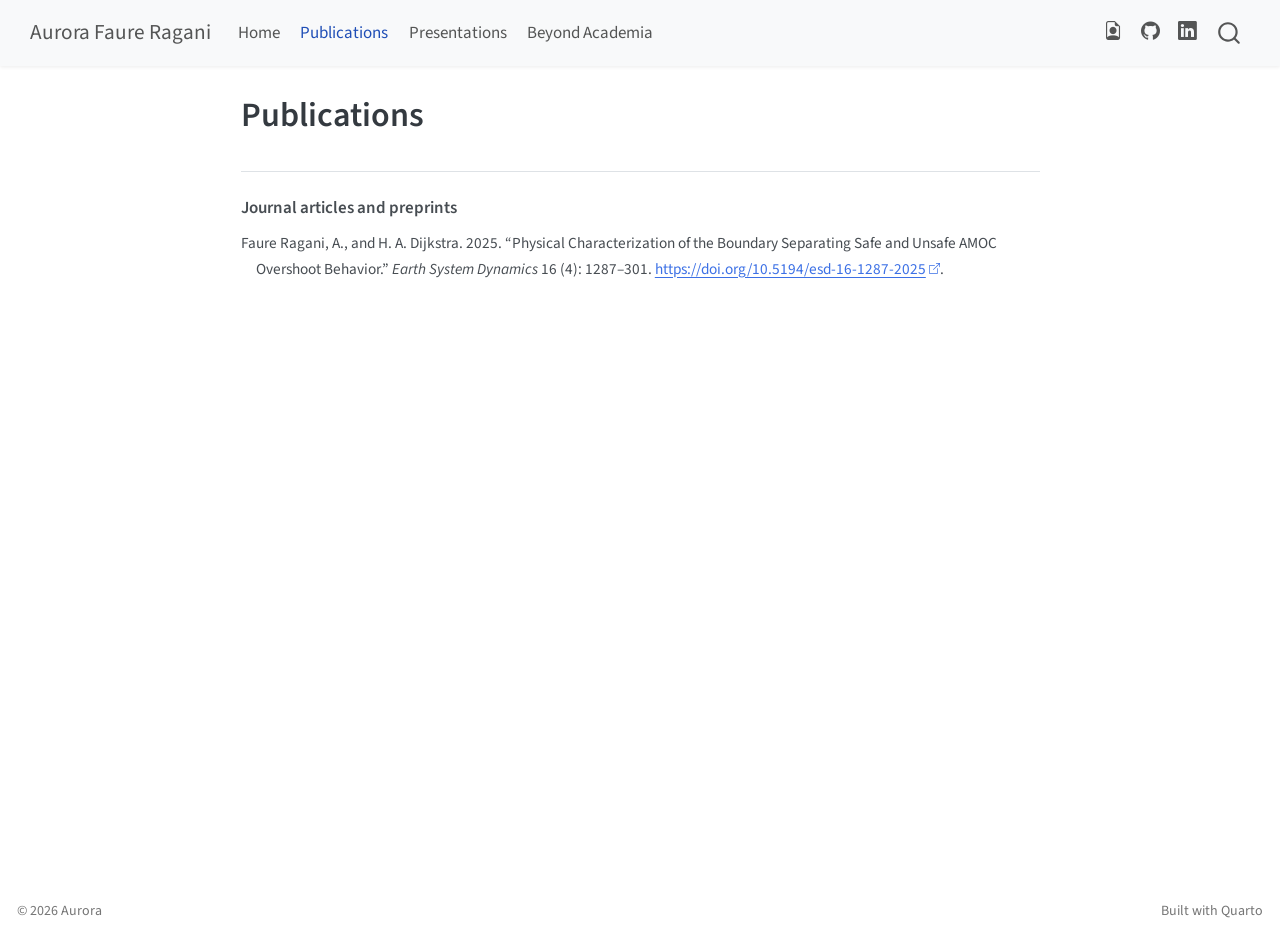
<file: publications.html>
<!DOCTYPE html>
<html xmlns="http://www.w3.org/1999/xhtml" lang="en" xml:lang="en"><head>

<meta charset="utf-8">
<meta name="generator" content="quarto-1.9.38">

<meta name="viewport" content="width=device-width, initial-scale=1.0, user-scalable=yes">


<title>Publications – Aurora Faure Ragani</title>
<style>
/* Default styles provided by pandoc.
** See https://pandoc.org/MANUAL.html#variables-for-html for config info.
*/
code{white-space: pre-wrap;}
span.smallcaps{font-variant: small-caps;}
div.columns{display: flex; gap: min(4vw, 1.5em);}
div.column{flex: auto; overflow-x: auto;}
div.hanging-indent{margin-left: 1.5em; text-indent: -1.5em;}
ul.task-list{list-style: none;}
ul.task-list li input[type="checkbox"] {
  width: 0.8em;
  margin: 0 0.8em 0.2em -1em; /* quarto-specific, see https://github.com/quarto-dev/quarto-cli/issues/4556 */ 
  vertical-align: middle;
}
/* CSS for citations */
div.csl-bib-body { }
div.csl-entry {
  clear: both;
}
.hanging-indent div.csl-entry {
  margin-left:2em;
  text-indent:-2em;
}
div.csl-left-margin {
  min-width:2em;
  float:left;
}
div.csl-right-inline {
  margin-left:2em;
  padding-left:1em;
}
div.csl-indent {
  margin-left: 2em;
}</style>


<script src="site_libs/quarto-nav/quarto-nav.js"></script>
<script src="site_libs/quarto-nav/headroom.min.js"></script>
<script src="site_libs/clipboard/clipboard.min.js"></script>
<script src="site_libs/quarto-search/autocomplete.umd.js"></script>
<script src="site_libs/quarto-search/fuse.min.js"></script>
<script src="site_libs/quarto-search/quarto-search.js"></script>
<meta name="quarto:offset" content="./">
<script src="site_libs/quarto-html/quarto.js" type="module"></script>
<script src="site_libs/quarto-html/tabsets/tabsets.js" type="module"></script>
<script src="site_libs/quarto-html/popper.min.js"></script>
<script src="site_libs/quarto-html/tippy.umd.min.js"></script>
<script src="site_libs/quarto-html/anchor.min.js"></script>
<link href="site_libs/quarto-html/tippy.css" rel="stylesheet">
<link href="site_libs/quarto-html/quarto-syntax-highlighting-15634bcf2e68342d4ad2dfa704d543f6.css" rel="stylesheet" id="quarto-text-highlighting-styles">
<script src="site_libs/bootstrap/bootstrap.min.js"></script>
<link href="site_libs/bootstrap/bootstrap-icons.css" rel="stylesheet">
<link href="site_libs/bootstrap/bootstrap-a0f9fd0d421825b736dc1bbcbcba2219.min.css" rel="stylesheet" append-hash="true" id="quarto-bootstrap" data-mode="light">
<script id="quarto-search-options" type="application/json">{
  "location": "navbar",
  "copy-button": false,
  "collapse-after": 3,
  "panel-placement": "end",
  "type": "overlay",
  "limit": 50,
  "keyboard-shortcut": [
    "f",
    "/",
    "s"
  ],
  "show-item-context": false,
  "language": {
    "search-no-results-text": "No results",
    "search-matching-documents-text": "matching documents",
    "search-copy-link-title": "Copy link to search",
    "search-hide-matches-text": "Hide additional matches",
    "search-more-match-text": "more match in this document",
    "search-more-matches-text": "more matches in this document",
    "search-clear-button-title": "Clear",
    "search-text-placeholder": "",
    "search-detached-cancel-button-title": "Cancel",
    "search-submit-button-title": "Submit",
    "search-label": "Search"
  }
}</script>
<style>html{ scroll-behavior: smooth; }</style>


<link rel="stylesheet" href="styles.css">
</head>

<body class="nav-fixed fullcontent quarto-light">

<div id="quarto-search-results"></div>
  <header id="quarto-header" class="headroom fixed-top">
    <nav class="navbar navbar-expand-lg " data-bs-theme="dark">
      <div class="navbar-container container-fluid">
      <div class="navbar-brand-container mx-auto">
    <a class="navbar-brand" href="./index.html">
    <span class="navbar-title">Aurora Faure Ragani</span>
    </a>
  </div>
            <div id="quarto-search" class="" title="Search"></div>
          <button class="navbar-toggler" type="button" data-bs-toggle="collapse" data-bs-target="#navbarCollapse" aria-controls="navbarCollapse" role="menu" aria-expanded="false" aria-label="Toggle navigation" onclick="if (window.quartoToggleHeadroom) { window.quartoToggleHeadroom(); }">
  <span class="navbar-toggler-icon"></span>
</button>
          <div class="collapse navbar-collapse" id="navbarCollapse">
            <ul class="navbar-nav navbar-nav-scroll me-auto">
  <li class="nav-item">
    <a class="nav-link" href="./index.html"> 
<span class="menu-text">Home</span></a>
  </li>  
  <li class="nav-item">
    <a class="nav-link active" href="./publications.html" aria-current="page"> 
<span class="menu-text">Publications</span></a>
  </li>  
  <li class="nav-item">
    <a class="nav-link" href="./presentations.html"> 
<span class="menu-text">Presentations</span></a>
  </li>  
  <li class="nav-item">
    <a class="nav-link" href="./beyond-academia.html"> 
<span class="menu-text">Beyond Academia</span></a>
  </li>  
</ul>
            <ul class="navbar-nav navbar-nav-scroll ms-auto">
  <li class="nav-item compact">
    <a class="nav-link" href="./files/cv.pdf"> <i class="bi bi-file-earmark-person" role="img" aria-label="CV">
</i> 
<span class="menu-text"></span></a>
  </li>  
  <li class="nav-item compact">
    <a class="nav-link" href="https://github.com/AuroraFaureRagani"> <i class="bi bi-github" role="img" aria-label="GitHub">
</i> 
<span class="menu-text"></span></a>
  </li>  
  <li class="nav-item compact">
    <a class="nav-link" href="https://www.linkedin.com/in/aurora-f-b29453156/"> <i class="bi bi-linkedin" role="img" aria-label="LinkedIn">
</i> 
<span class="menu-text"></span></a>
  </li>  
</ul>
          </div> <!-- /navcollapse -->
            <div class="quarto-navbar-tools">
</div>
      </div> <!-- /container-fluid -->
    </nav>
</header>
<!-- content -->
<div id="quarto-content" class="quarto-container page-columns page-rows-contents page-layout-article page-navbar">
<!-- sidebar -->
<!-- margin-sidebar -->
    
<!-- main -->
<main class="content" id="quarto-document-content">

<header id="title-block-header" class="quarto-title-block default">
<div class="quarto-title">
<h1 class="title">Publications</h1>
</div>



<div class="quarto-title-meta">

    
  
    
  </div>
  


</header>


<section id="journal-articles-and-preprints" class="level2">




</section>

<div id="quarto-appendix" class="default"><section class="quarto-appendix-contents" role="doc-bibliography" id="quarto-bibliography"><h2 class="anchored quarto-appendix-heading">Journal articles and preprints</h2><div id="refs" class="references csl-bib-body hanging-indent" role="list">
<div id="ref-esd-16-1287-2025" class="csl-entry" role="listitem">
Faure Ragani, A., and H. A. Dijkstra. 2025. <span>“Physical Characterization of the Boundary Separating Safe and Unsafe AMOC Overshoot Behavior.”</span> <em>Earth System Dynamics</em> 16 (4): 1287–301. <a href="https://doi.org/10.5194/esd-16-1287-2025">https://doi.org/10.5194/esd-16-1287-2025</a>.
</div>
</div></section></div></main> <!-- /main -->
<script id="quarto-html-after-body" type="application/javascript">
  window.document.addEventListener("DOMContentLoaded", function (event) {
    const icon = "";
    const anchorJS = new window.AnchorJS();
    anchorJS.options = {
      placement: 'right',
      icon: icon
    };
    anchorJS.add('.anchored');
    const isCodeAnnotation = (el) => {
      for (const clz of el.classList) {
        if (clz.startsWith('code-annotation-')) {                     
          return true;
        }
      }
      return false;
    }
    const onCopySuccess = function(e) {
      // button target
      const button = e.trigger;
      // don't keep focus
      button.blur();
      // flash "checked"
      button.classList.add('code-copy-button-checked');
      var currentTitle = button.getAttribute("title");
      button.setAttribute("title", "Copied!");
      let tooltip;
      if (window.bootstrap) {
        button.setAttribute("data-bs-toggle", "tooltip");
        button.setAttribute("data-bs-placement", "left");
        button.setAttribute("data-bs-title", "Copied!");
        tooltip = new bootstrap.Tooltip(button, 
          { trigger: "manual", 
            customClass: "code-copy-button-tooltip",
            offset: [0, -8]});
        tooltip.show();    
      }
      setTimeout(function() {
        if (tooltip) {
          tooltip.hide();
          button.removeAttribute("data-bs-title");
          button.removeAttribute("data-bs-toggle");
          button.removeAttribute("data-bs-placement");
        }
        button.setAttribute("title", currentTitle);
        button.classList.remove('code-copy-button-checked');
      }, 1000);
      // clear code selection
      e.clearSelection();
    }
    const getTextToCopy = function(trigger) {
      const outerScaffold = trigger.parentElement.cloneNode(true);
      const codeEl = outerScaffold.querySelector('code');
      for (const childEl of codeEl.children) {
        if (isCodeAnnotation(childEl)) {
          childEl.remove();
        }
      }
      return codeEl.innerText;
    }
    const clipboard = new window.ClipboardJS('.code-copy-button:not([data-in-quarto-modal])', {
      text: getTextToCopy
    });
    clipboard.on('success', onCopySuccess);
    if (window.document.getElementById('quarto-embedded-source-code-modal')) {
      const clipboardModal = new window.ClipboardJS('.code-copy-button[data-in-quarto-modal]', {
        text: getTextToCopy,
        container: window.document.getElementById('quarto-embedded-source-code-modal')
      });
      clipboardModal.on('success', onCopySuccess);
    }
      var localhostRegex = new RegExp(/^(?:http|https):\/\/localhost\:?[0-9]*\//);
      var mailtoRegex = new RegExp(/^mailto:/);
        var filterRegex = new RegExp("https:\/\/AuroraFaureRagani\.github\.io");
      var isInternal = (href) => {
          return filterRegex.test(href) || localhostRegex.test(href) || mailtoRegex.test(href);
      }
      // Inspect non-navigation links and adorn them if external
     var links = window.document.querySelectorAll('a[href]:not(.nav-link):not(.navbar-brand):not(.toc-action):not(.sidebar-link):not(.sidebar-item-toggle):not(.pagination-link):not(.no-external):not([aria-hidden]):not(.dropdown-item):not(.quarto-navigation-tool):not(.about-link)');
      for (var i=0; i<links.length; i++) {
        const link = links[i];
        if (!isInternal(link.href)) {
          // undo the damage that might have been done by quarto-nav.js in the case of
          // links that we want to consider external
          if (link.dataset.originalHref !== undefined) {
            link.href = link.dataset.originalHref;
          }
            // target, if specified
            link.setAttribute("target", "_blank");
            if (link.getAttribute("rel") === null) {
              link.setAttribute("rel", "noopener");
            }
            // default icon
            link.classList.add("external");
        }
      }
    function tippyHover(el, contentFn, onTriggerFn, onUntriggerFn) {
      const config = {
        allowHTML: true,
        maxWidth: 500,
        delay: 100,
        arrow: false,
        appendTo: function(el) {
            return el.parentElement;
        },
        interactive: true,
        interactiveBorder: 10,
        theme: 'quarto',
        placement: 'bottom-start',
      };
      if (contentFn) {
        config.content = contentFn;
      }
      if (onTriggerFn) {
        config.onTrigger = onTriggerFn;
      }
      if (onUntriggerFn) {
        config.onUntrigger = onUntriggerFn;
      }
      window.tippy(el, config); 
    }
    const noterefs = window.document.querySelectorAll('a[role="doc-noteref"]');
    for (var i=0; i<noterefs.length; i++) {
      const ref = noterefs[i];
      tippyHover(ref, function() {
        // use id or data attribute instead here
        let href = ref.getAttribute('data-footnote-href') || ref.getAttribute('href');
        try { href = new URL(href).hash; } catch {}
        const id = href.replace(/^#\/?/, "");
        const note = window.document.getElementById(id);
        if (note) {
          return note.innerHTML;
        } else {
          return "";
        }
      });
    }
    const xrefs = window.document.querySelectorAll('a.quarto-xref');
    const processXRef = (id, note) => {
      // Strip column container classes
      const stripColumnClz = (el) => {
        el.classList.remove("page-full", "page-columns");
        if (el.children) {
          for (const child of el.children) {
            stripColumnClz(child);
          }
        }
      }
      stripColumnClz(note)
      if (id === null || id.startsWith('sec-')) {
        // Special case sections, only their first couple elements
        const container = document.createElement("div");
        if (note.children && note.children.length > 2) {
          container.appendChild(note.children[0].cloneNode(true));
          for (let i = 1; i < note.children.length; i++) {
            const child = note.children[i];
            if (child.tagName === "P" && child.innerText === "") {
              continue;
            } else {
              container.appendChild(child.cloneNode(true));
              break;
            }
          }
          if (window.Quarto?.typesetMath) {
            window.Quarto.typesetMath(container);
          }
          return container.innerHTML
        } else {
          if (window.Quarto?.typesetMath) {
            window.Quarto.typesetMath(note);
          }
          return note.innerHTML;
        }
      } else {
        // Remove any anchor links if they are present
        const anchorLink = note.querySelector('a.anchorjs-link');
        if (anchorLink) {
          anchorLink.remove();
        }
        if (window.Quarto?.typesetMath) {
          window.Quarto.typesetMath(note);
        }
        if (note.classList.contains("callout")) {
          return note.outerHTML;
        } else {
          return note.innerHTML;
        }
      }
    }
    for (var i=0; i<xrefs.length; i++) {
      const xref = xrefs[i];
      tippyHover(xref, undefined, function(instance) {
        instance.disable();
        let url = xref.getAttribute('href');
        let hash = undefined; 
        if (url.startsWith('#')) {
          hash = url;
        } else {
          try { hash = new URL(url).hash; } catch {}
        }
        if (hash) {
          const id = hash.replace(/^#\/?/, "");
          const note = window.document.getElementById(id);
          if (note !== null) {
            try {
              const html = processXRef(id, note.cloneNode(true));
              instance.setContent(html);
            } finally {
              instance.enable();
              instance.show();
            }
          } else {
            // See if we can fetch this
            fetch(url.split('#')[0])
            .then(res => res.text())
            .then(html => {
              const parser = new DOMParser();
              const htmlDoc = parser.parseFromString(html, "text/html");
              const note = htmlDoc.getElementById(id);
              if (note !== null) {
                const html = processXRef(id, note);
                instance.setContent(html);
              } 
            }).finally(() => {
              instance.enable();
              instance.show();
            });
          }
        } else {
          // See if we can fetch a full url (with no hash to target)
          // This is a special case and we should probably do some content thinning / targeting
          fetch(url)
          .then(res => res.text())
          .then(html => {
            const parser = new DOMParser();
            const htmlDoc = parser.parseFromString(html, "text/html");
            const note = htmlDoc.querySelector('main.content');
            if (note !== null) {
              // This should only happen for chapter cross references
              // (since there is no id in the URL)
              // remove the first header
              if (note.children.length > 0 && note.children[0].tagName === "HEADER") {
                note.children[0].remove();
              }
              const html = processXRef(null, note);
              instance.setContent(html);
            } 
          }).finally(() => {
            instance.enable();
            instance.show();
          });
        }
      }, function(instance) {
      });
    }
        let selectedAnnoteEl;
        const selectorForAnnotation = ( cell, annotation) => {
          let cellAttr = 'data-code-cell="' + cell + '"';
          let lineAttr = 'data-code-annotation="' +  annotation + '"';
          const selector = 'span[' + cellAttr + '][' + lineAttr + ']';
          return selector;
        }
        const selectCodeLines = (annoteEl) => {
          const doc = window.document;
          const targetCell = annoteEl.getAttribute("data-target-cell");
          const targetAnnotation = annoteEl.getAttribute("data-target-annotation");
          const annoteSpan = window.document.querySelector(selectorForAnnotation(targetCell, targetAnnotation));
          const lines = annoteSpan.getAttribute("data-code-lines").split(",");
          const lineIds = lines.map((line) => {
            return targetCell + "-" + line;
          })
          let top = null;
          let height = null;
          let parent = null;
          if (lineIds.length > 0) {
              //compute the position of the single el (top and bottom and make a div)
              const el = window.document.getElementById(lineIds[0]);
              top = el.offsetTop;
              height = el.offsetHeight;
              parent = el.parentElement.parentElement;
            if (lineIds.length > 1) {
              const lastEl = window.document.getElementById(lineIds[lineIds.length - 1]);
              const bottom = lastEl.offsetTop + lastEl.offsetHeight;
              height = bottom - top;
            }
            if (top !== null && height !== null && parent !== null) {
              // cook up a div (if necessary) and position it 
              let div = window.document.getElementById("code-annotation-line-highlight");
              if (div === null) {
                div = window.document.createElement("div");
                div.setAttribute("id", "code-annotation-line-highlight");
                div.style.position = 'absolute';
                parent.appendChild(div);
              }
              div.style.top = top - 2 + "px";
              div.style.height = height + 4 + "px";
              div.style.left = 0;
              let gutterDiv = window.document.getElementById("code-annotation-line-highlight-gutter");
              if (gutterDiv === null) {
                gutterDiv = window.document.createElement("div");
                gutterDiv.setAttribute("id", "code-annotation-line-highlight-gutter");
                gutterDiv.style.position = 'absolute';
                const codeCell = window.document.getElementById(targetCell);
                const gutter = codeCell.querySelector('.code-annotation-gutter');
                gutter.appendChild(gutterDiv);
              }
              gutterDiv.style.top = top - 2 + "px";
              gutterDiv.style.height = height + 4 + "px";
            }
            selectedAnnoteEl = annoteEl;
          }
        };
        const unselectCodeLines = () => {
          const elementsIds = ["code-annotation-line-highlight", "code-annotation-line-highlight-gutter"];
          elementsIds.forEach((elId) => {
            const div = window.document.getElementById(elId);
            if (div) {
              div.remove();
            }
          });
          selectedAnnoteEl = undefined;
        };
          // Handle positioning of the toggle
      window.addEventListener(
        "resize",
        throttle(() => {
          elRect = undefined;
          if (selectedAnnoteEl) {
            selectCodeLines(selectedAnnoteEl);
          }
        }, 10)
      );
      function throttle(fn, ms) {
      let throttle = false;
      let timer;
        return (...args) => {
          if(!throttle) { // first call gets through
              fn.apply(this, args);
              throttle = true;
          } else { // all the others get throttled
              if(timer) clearTimeout(timer); // cancel #2
              timer = setTimeout(() => {
                fn.apply(this, args);
                timer = throttle = false;
              }, ms);
          }
        };
      }
        // Attach click handler to the DT
        const annoteDls = window.document.querySelectorAll('dt[data-target-cell]');
        for (const annoteDlNode of annoteDls) {
          annoteDlNode.addEventListener('click', (event) => {
            const clickedEl = event.target;
            if (clickedEl !== selectedAnnoteEl) {
              unselectCodeLines();
              const activeEl = window.document.querySelector('dt[data-target-cell].code-annotation-active');
              if (activeEl) {
                activeEl.classList.remove('code-annotation-active');
              }
              selectCodeLines(clickedEl);
              clickedEl.classList.add('code-annotation-active');
            } else {
              // Unselect the line
              unselectCodeLines();
              clickedEl.classList.remove('code-annotation-active');
            }
          });
        }
    const findCites = (el) => {
      const parentEl = el.parentElement;
      if (parentEl) {
        const cites = parentEl.dataset.cites;
        if (cites) {
          return {
            el,
            cites: cites.split(' ')
          };
        } else {
          return findCites(el.parentElement)
        }
      } else {
        return undefined;
      }
    };
    var bibliorefs = window.document.querySelectorAll('a[role="doc-biblioref"]');
    for (var i=0; i<bibliorefs.length; i++) {
      const ref = bibliorefs[i];
      const citeInfo = findCites(ref);
      if (citeInfo) {
        tippyHover(citeInfo.el, function() {
          var popup = window.document.createElement('div');
          citeInfo.cites.forEach(function(cite) {
            var citeDiv = window.document.createElement('div');
            citeDiv.classList.add('hanging-indent');
            citeDiv.classList.add('csl-entry');
            var biblioDiv = window.document.getElementById('ref-' + cite);
            if (biblioDiv) {
              citeDiv.innerHTML = biblioDiv.innerHTML;
            }
            popup.appendChild(citeDiv);
          });
          return popup.innerHTML;
        });
      }
    }
  });
  </script>
</div> <!-- /content -->
<footer class="footer">
  <div class="nav-footer">
    <div class="nav-footer-left">
<p>© 2026 Aurora</p>
</div>   
    <div class="nav-footer-center">
      &nbsp;
    </div>
    <div class="nav-footer-right">
<p>Built with Quarto</p>
</div>
  </div>
</footer>




<script src="site_libs/quarto-html/zenscroll-min.js"></script>
</body></html>
</file>
<file: site_libs/quarto-html/tippy.css>
.tippy-box[data-animation=fade][data-state=hidden]{opacity:0}[data-tippy-root]{max-width:calc(100vw - 10px)}.tippy-box{position:relative;background-color:#333;color:#fff;border-radius:4px;font-size:14px;line-height:1.4;white-space:normal;outline:0;transition-property:transform,visibility,opacity}.tippy-box[data-placement^=top]>.tippy-arrow{bottom:0}.tippy-box[data-placement^=top]>.tippy-arrow:before{bottom:-7px;left:0;border-width:8px 8px 0;border-top-color:initial;transform-origin:center top}.tippy-box[data-placement^=bottom]>.tippy-arrow{top:0}.tippy-box[data-placement^=bottom]>.tippy-arrow:before{top:-7px;left:0;border-width:0 8px 8px;border-bottom-color:initial;transform-origin:center bottom}.tippy-box[data-placement^=left]>.tippy-arrow{right:0}.tippy-box[data-placement^=left]>.tippy-arrow:before{border-width:8px 0 8px 8px;border-left-color:initial;right:-7px;transform-origin:center left}.tippy-box[data-placement^=right]>.tippy-arrow{left:0}.tippy-box[data-placement^=right]>.tippy-arrow:before{left:-7px;border-width:8px 8px 8px 0;border-right-color:initial;transform-origin:center right}.tippy-box[data-inertia][data-state=visible]{transition-timing-function:cubic-bezier(.54,1.5,.38,1.11)}.tippy-arrow{width:16px;height:16px;color:#333}.tippy-arrow:before{content:"";position:absolute;border-color:transparent;border-style:solid}.tippy-content{position:relative;padding:5px 9px;z-index:1}
</file>
<file: site_libs/quarto-html/quarto-syntax-highlighting-15634bcf2e68342d4ad2dfa704d543f6.css>
/* quarto syntax highlight colors */
:root {
  --quarto-hl-ot-color: #003B4F;
  --quarto-hl-at-color: #657422;
  --quarto-hl-ss-color: #20794D;
  --quarto-hl-an-color: #5E5E5E;
  --quarto-hl-fu-color: #4758AB;
  --quarto-hl-st-color: #20794D;
  --quarto-hl-cf-color: #003B4F;
  --quarto-hl-op-color: #5E5E5E;
  --quarto-hl-er-color: #AD0000;
  --quarto-hl-bn-color: #AD0000;
  --quarto-hl-al-color: #AD0000;
  --quarto-hl-va-color: #111111;
  --quarto-hl-bu-color: inherit;
  --quarto-hl-ex-color: inherit;
  --quarto-hl-pp-color: #AD0000;
  --quarto-hl-in-color: #5E5E5E;
  --quarto-hl-vs-color: #20794D;
  --quarto-hl-wa-color: #5E5E5E;
  --quarto-hl-do-color: #5E5E5E;
  --quarto-hl-im-color: #00769E;
  --quarto-hl-ch-color: #20794D;
  --quarto-hl-dt-color: #AD0000;
  --quarto-hl-fl-color: #AD0000;
  --quarto-hl-co-color: #5E5E5E;
  --quarto-hl-cv-color: #5E5E5E;
  --quarto-hl-cn-color: #8f5902;
  --quarto-hl-sc-color: #5E5E5E;
  --quarto-hl-dv-color: #AD0000;
  --quarto-hl-kw-color: #003B4F;
}

/* other quarto variables */
:root {
  --quarto-font-monospace: SFMono-Regular, Menlo, Monaco, Consolas, "Liberation Mono", "Courier New", monospace;
}

/* syntax highlight based on Pandoc's rules */
pre > code.sourceCode > span {
  color: #003B4F;
}

code.sourceCode > span {
  color: #003B4F;
}

div.sourceCode,
div.sourceCode pre.sourceCode {
  color: #003B4F;
}

/* Normal */
code span {
  color: #003B4F;
}

/* Alert */
code span.al {
  color: #AD0000;
  font-style: inherit;
}

/* Annotation */
code span.an {
  color: #5E5E5E;
  font-style: inherit;
}

/* Attribute */
code span.at {
  color: #657422;
  font-style: inherit;
}

/* BaseN */
code span.bn {
  color: #AD0000;
  font-style: inherit;
}

/* BuiltIn */
code span.bu {
  font-style: inherit;
}

/* ControlFlow */
code span.cf {
  color: #003B4F;
  font-weight: bold;
  font-style: inherit;
}

/* Char */
code span.ch {
  color: #20794D;
  font-style: inherit;
}

/* Constant */
code span.cn {
  color: #8f5902;
  font-style: inherit;
}

/* Comment */
code span.co {
  color: #5E5E5E;
  font-style: inherit;
}

/* CommentVar */
code span.cv {
  color: #5E5E5E;
  font-style: italic;
}

/* Documentation */
code span.do {
  color: #5E5E5E;
  font-style: italic;
}

/* DataType */
code span.dt {
  color: #AD0000;
  font-style: inherit;
}

/* DecVal */
code span.dv {
  color: #AD0000;
  font-style: inherit;
}

/* Error */
code span.er {
  color: #AD0000;
  font-style: inherit;
}

/* Extension */
code span.ex {
  font-style: inherit;
}

/* Float */
code span.fl {
  color: #AD0000;
  font-style: inherit;
}

/* Function */
code span.fu {
  color: #4758AB;
  font-style: inherit;
}

/* Import */
code span.im {
  color: #00769E;
  font-style: inherit;
}

/* Information */
code span.in {
  color: #5E5E5E;
  font-style: inherit;
}

/* Keyword */
code span.kw {
  color: #003B4F;
  font-weight: bold;
  font-style: inherit;
}

/* Operator */
code span.op {
  color: #5E5E5E;
  font-style: inherit;
}

/* Other */
code span.ot {
  color: #003B4F;
  font-style: inherit;
}

/* Preprocessor */
code span.pp {
  color: #AD0000;
  font-style: inherit;
}

/* SpecialChar */
code span.sc {
  color: #5E5E5E;
  font-style: inherit;
}

/* SpecialString */
code span.ss {
  color: #20794D;
  font-style: inherit;
}

/* String */
code span.st {
  color: #20794D;
  font-style: inherit;
}

/* Variable */
code span.va {
  color: #111111;
  font-style: inherit;
}

/* VerbatimString */
code span.vs {
  color: #20794D;
  font-style: inherit;
}

/* Warning */
code span.wa {
  color: #5E5E5E;
  font-style: italic;
}

.prevent-inlining {
  content: "</";
}

/*# sourceMappingURL=f23921c56f73e400b49028c9186a1aa0.css.map */
</file>
<file: styles.css>
/* General page spacing */
body {
  line-height: 1.7;
}

/* Navigation bar */
.navbar {
  box-shadow: 0 1px 4px rgba(0, 0, 0, 0.08);
}

/* Section headings */
h2 {
  margin-top: 2.5rem;
  margin-bottom: 1rem;
  font-weight: 600;
}

/* Homepage profile image */
.quarto-about-solana .about-image {
  object-fit: cover;
}

/* Limit very long text lines */
.quarto-about-solana .about-contents {
  max-width: 760px;
}

/* Footer */
.nav-footer {
  margin-top: 3rem;
}
</file>
